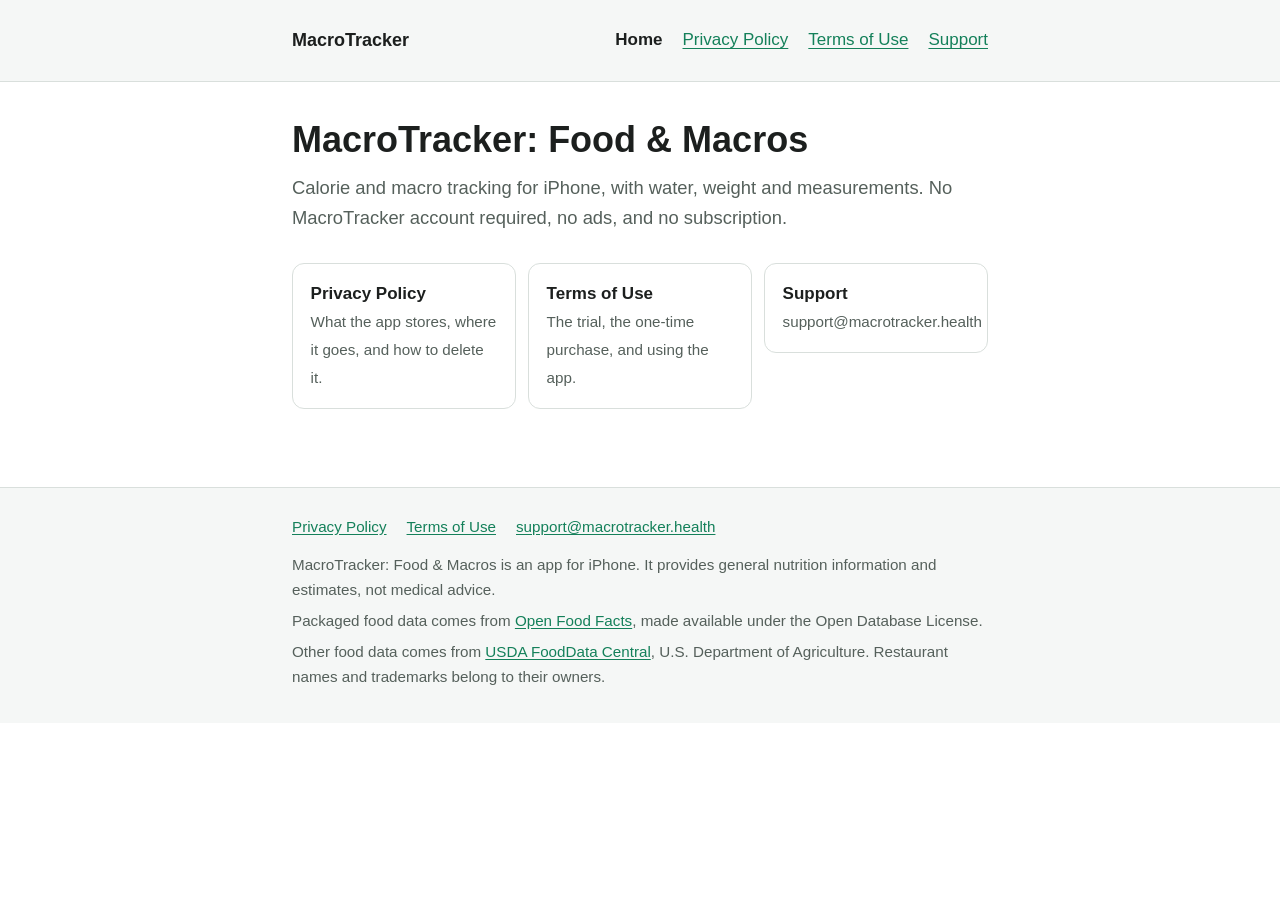
<file: index.html>
<!DOCTYPE html>
<html lang="en">
<head>
<meta charset="utf-8">
<meta name="viewport" content="width=device-width, initial-scale=1">
<title>MacroTracker: Food & Macros</title>
<meta name="description" content="MacroTracker is a calorie and macro tracking app for iPhone.">
<link rel="stylesheet" href="assets/site.css">
</head>
<body>
<a class="skip-link" href="#main">Skip to main content</a>
<header class="site-header">
  <div class="wrap">
    <a class="site-name" href="index.html">MacroTracker</a>
    <nav class="site-nav" aria-label="Site">
      <ul>
        <li><a href="index.html" aria-current="page">Home</a></li>
        <li><a href="privacy.html">Privacy Policy</a></li>
        <li><a href="terms.html">Terms of Use</a></li>
        <li><a href="mailto:support@macrotracker.health">Support</a></li>
      </ul>
    </nav>
  </div>
</header>
<main id="main">
<div class="wrap">

<h1>MacroTracker: Food &amp; Macros</h1>
<p class="lede">Calorie and macro tracking for iPhone, with water, weight and measurements. No MacroTracker account required, no ads, and no subscription.</p>
<ul class="home-links">
  <li><a href="privacy.html"><strong>Privacy Policy</strong><span>What the app stores, where it goes, and how to delete it.</span></a></li>
  <li><a href="terms.html"><strong>Terms of Use</strong><span>The trial, the one-time purchase, and using the app.</span></a></li>
  <li><a href="mailto:support@macrotracker.health"><strong>Support</strong><span>support@macrotracker.health</span></a></li>
</ul>

</div>
</main>
<footer class="site-footer">
  <div class="wrap">
    <nav aria-label="Footer">
      <ul>
        <li><a href="privacy.html">Privacy Policy</a></li>
        <li><a href="terms.html">Terms of Use</a></li>
        <li><a href="mailto:support@macrotracker.health">support@macrotracker.health</a></li>
      </ul>
    </nav>
    <p>MacroTracker: Food &amp; Macros is an app for iPhone. It provides general nutrition information and estimates, not medical advice.</p>
    <p>Packaged food data comes from <a href="https://world.openfoodfacts.org">Open Food Facts</a>, made available under the Open Database License.</p>
    <p>Other food data comes from <a href="https://fdc.nal.usda.gov">USDA FoodData Central</a>, U.S. Department of Agriculture. Restaurant names and trademarks belong to their owners.</p>
  </div>
</footer>
</body>
</html>
</file>
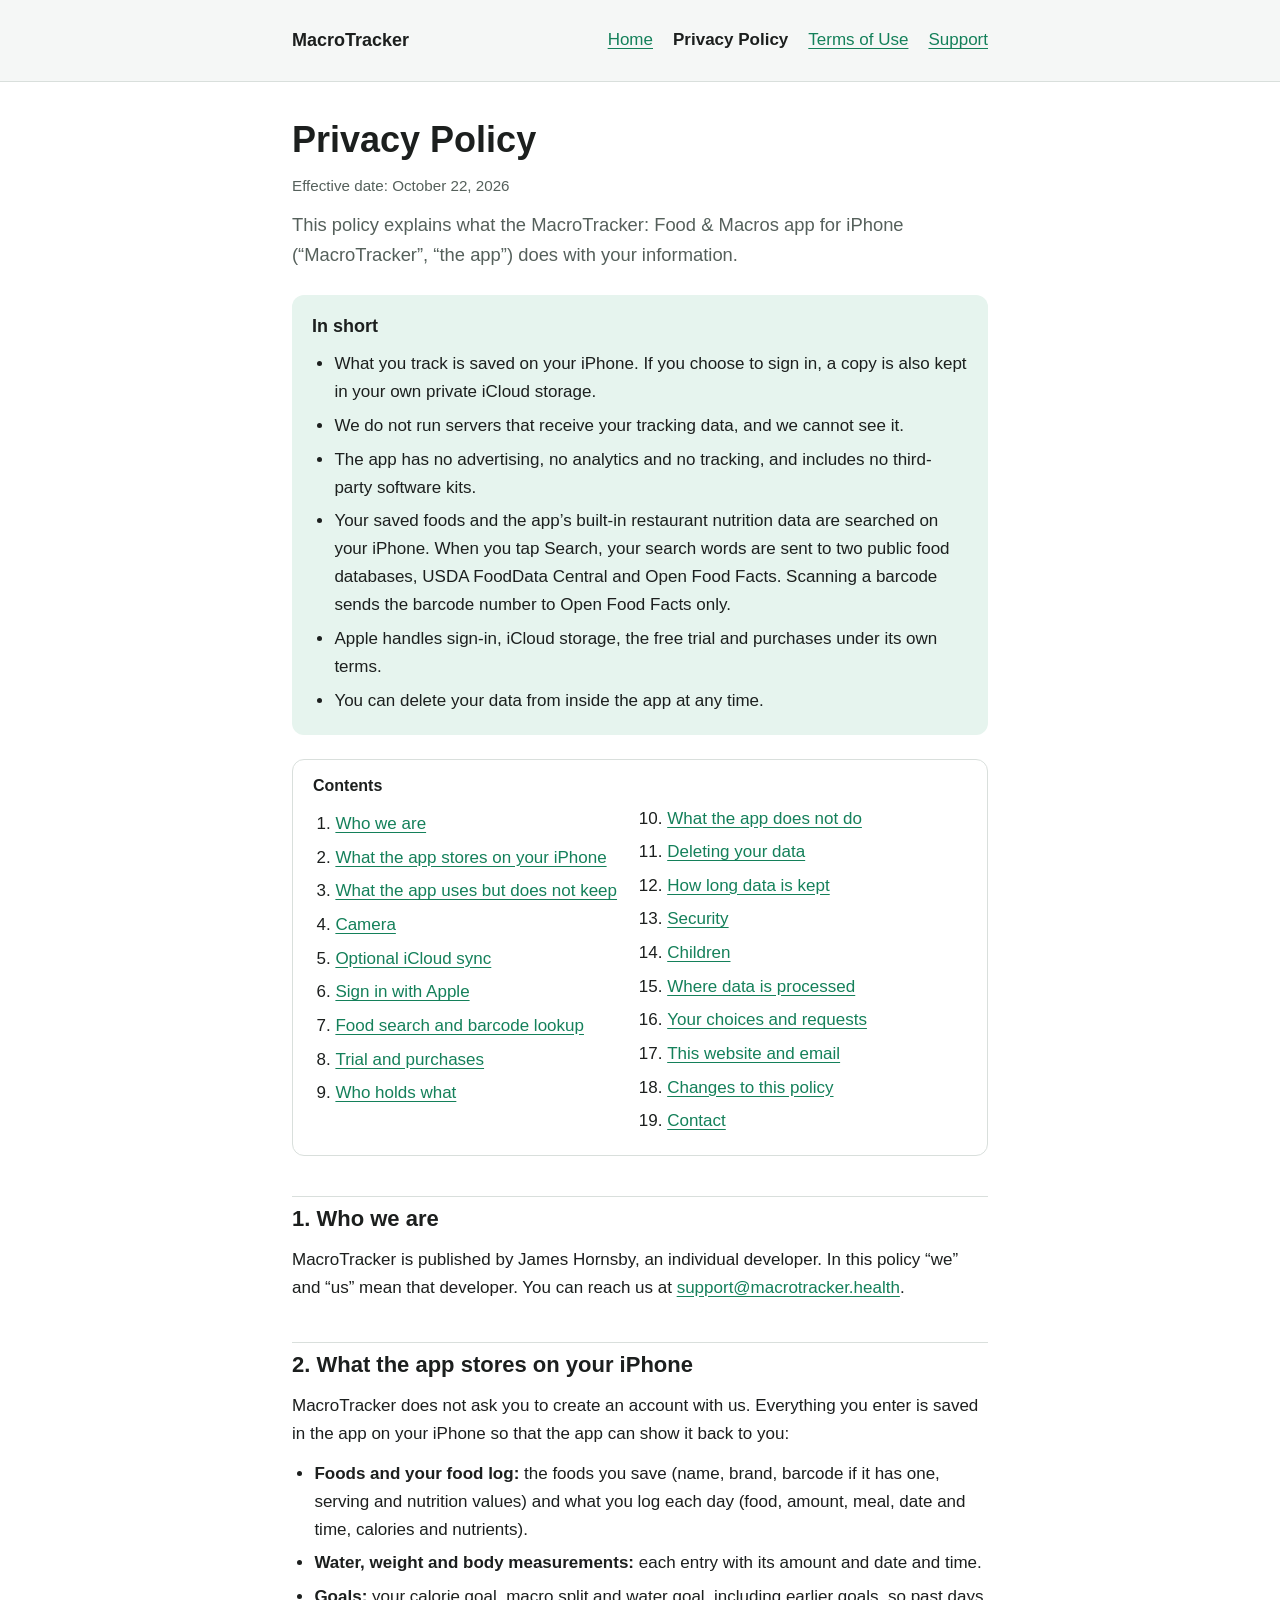
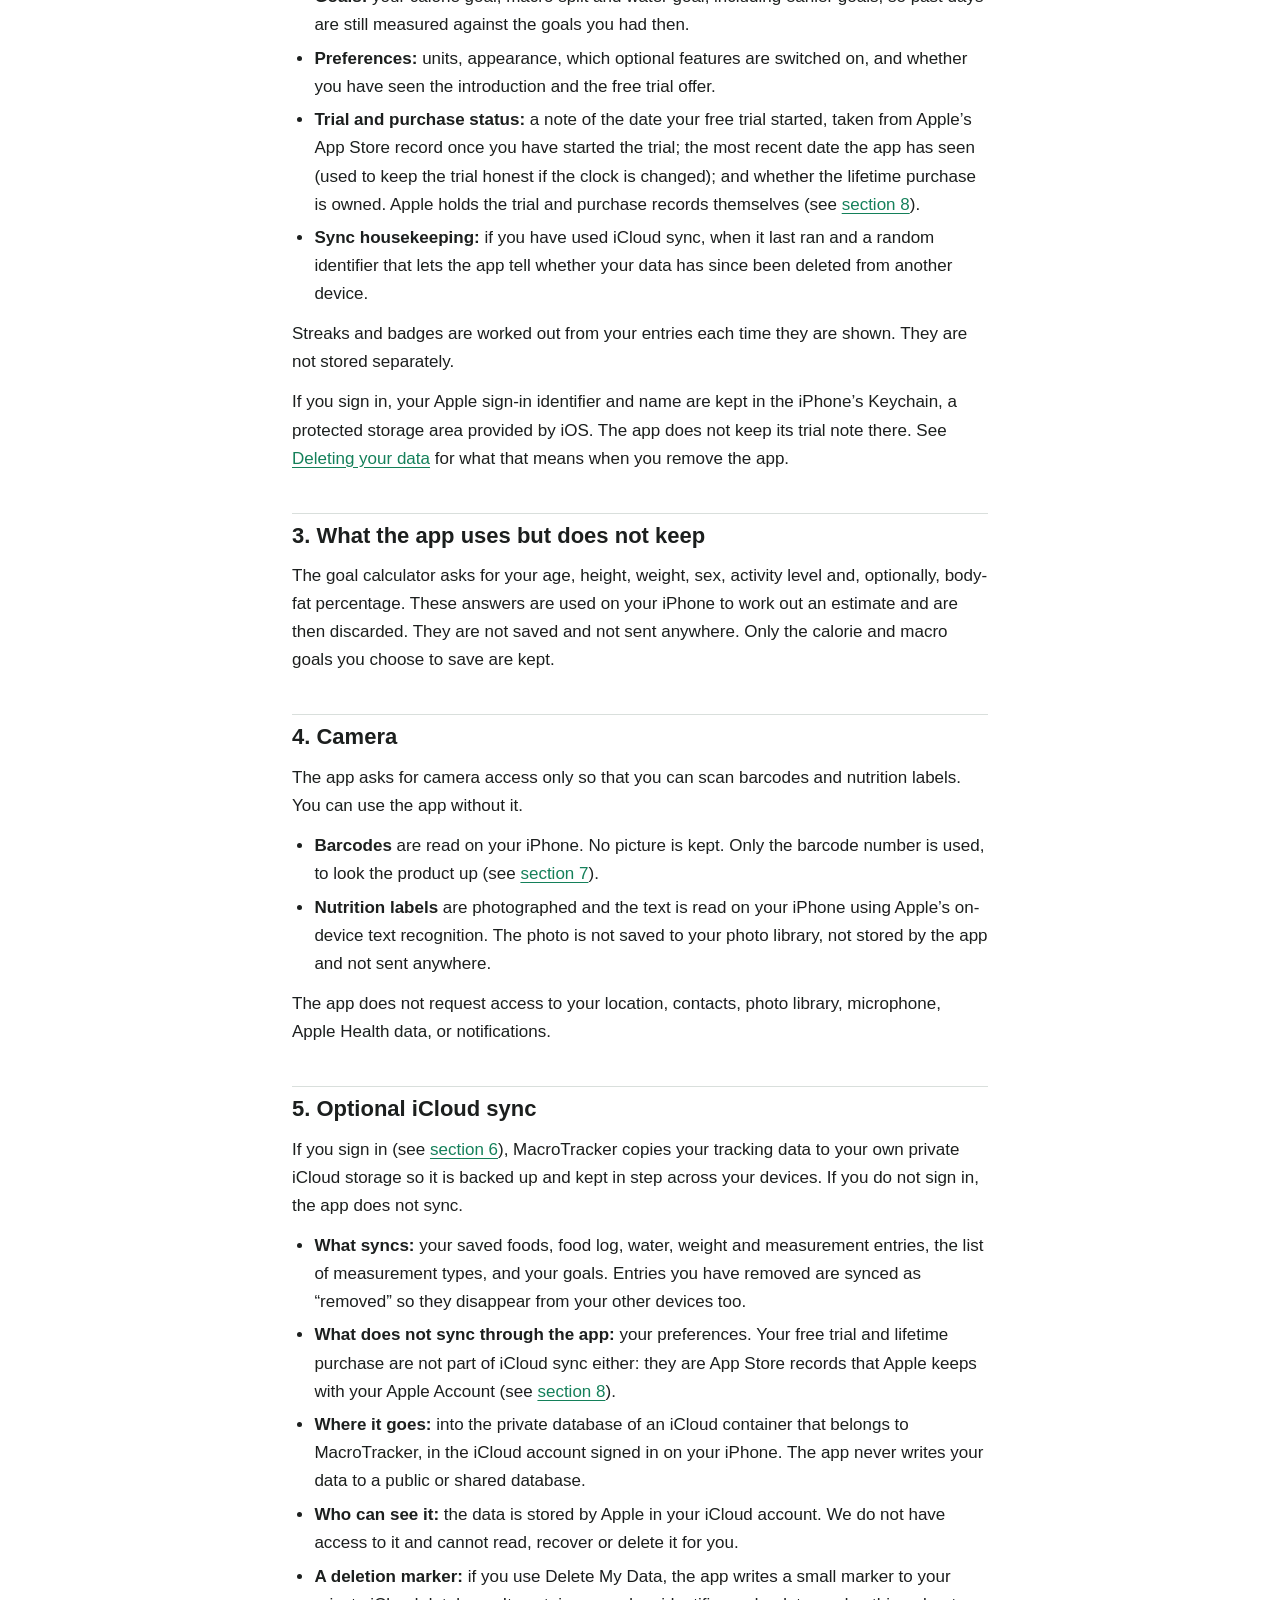
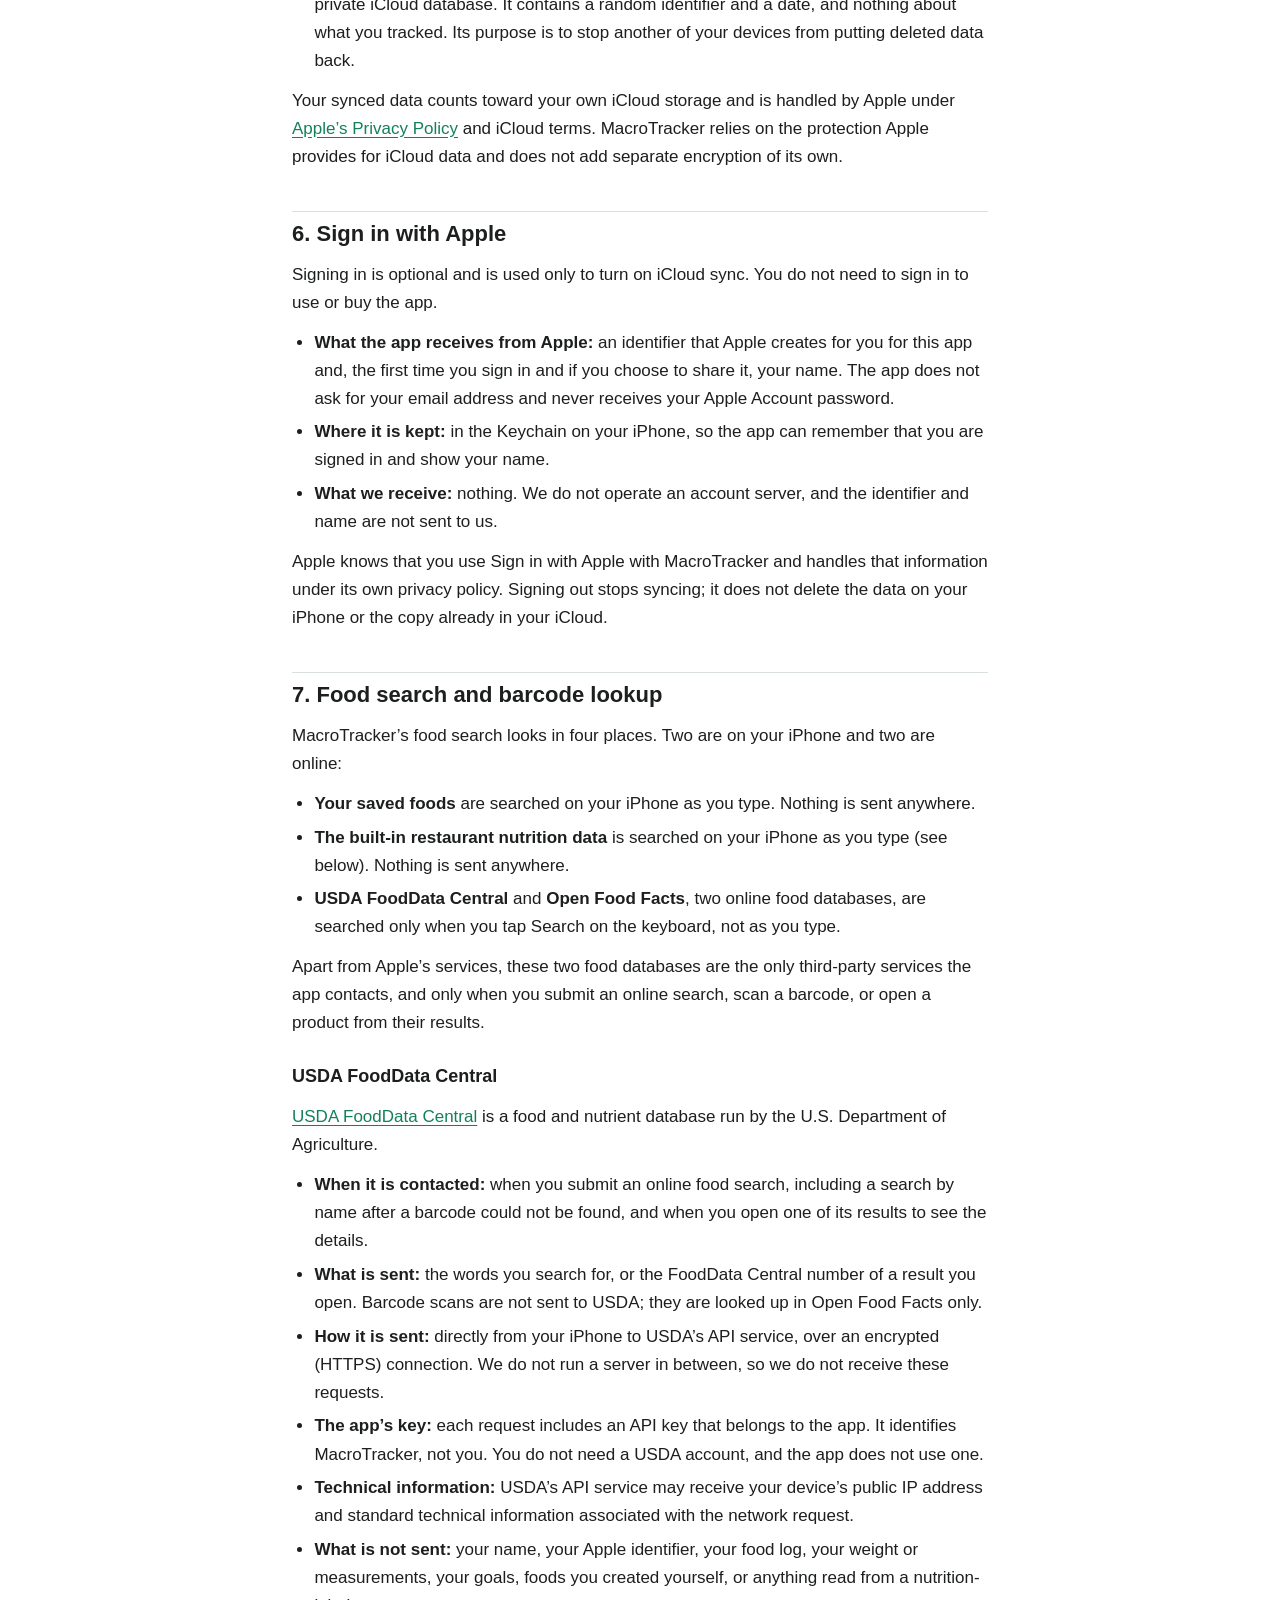
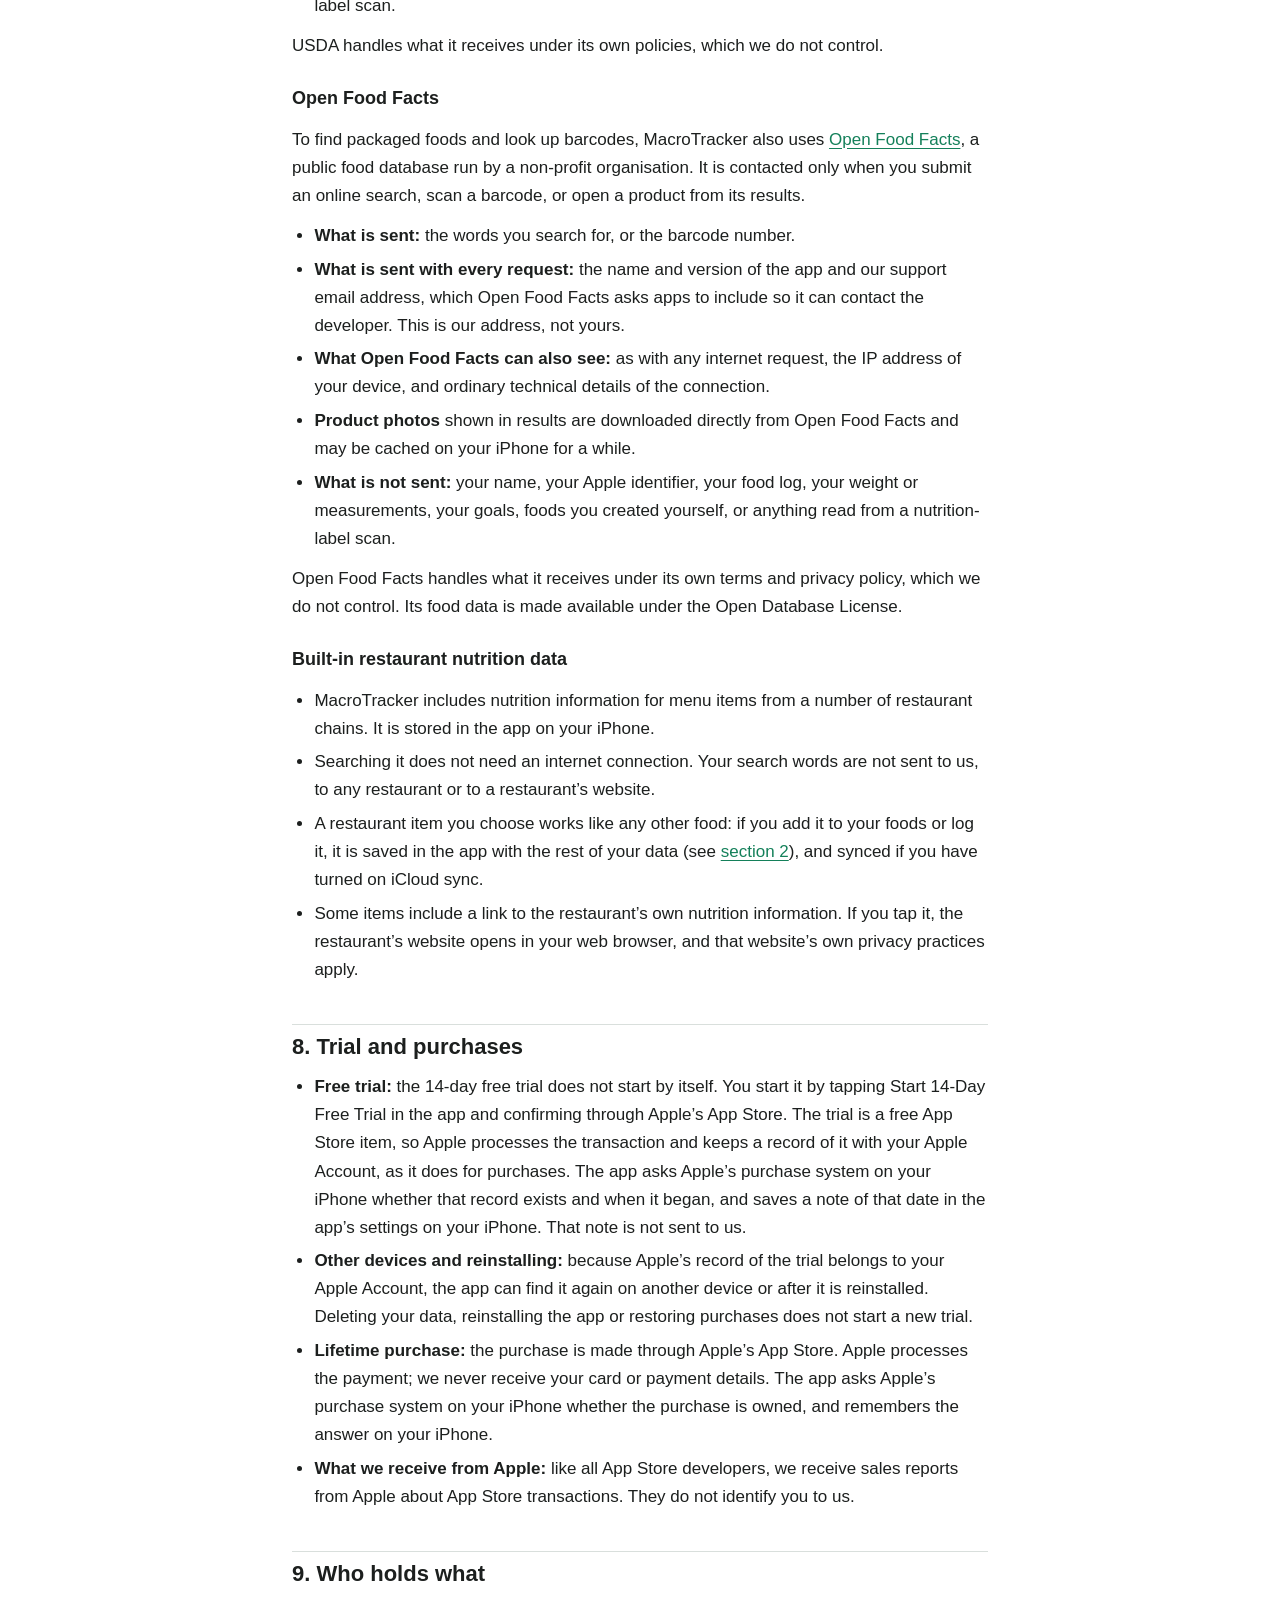
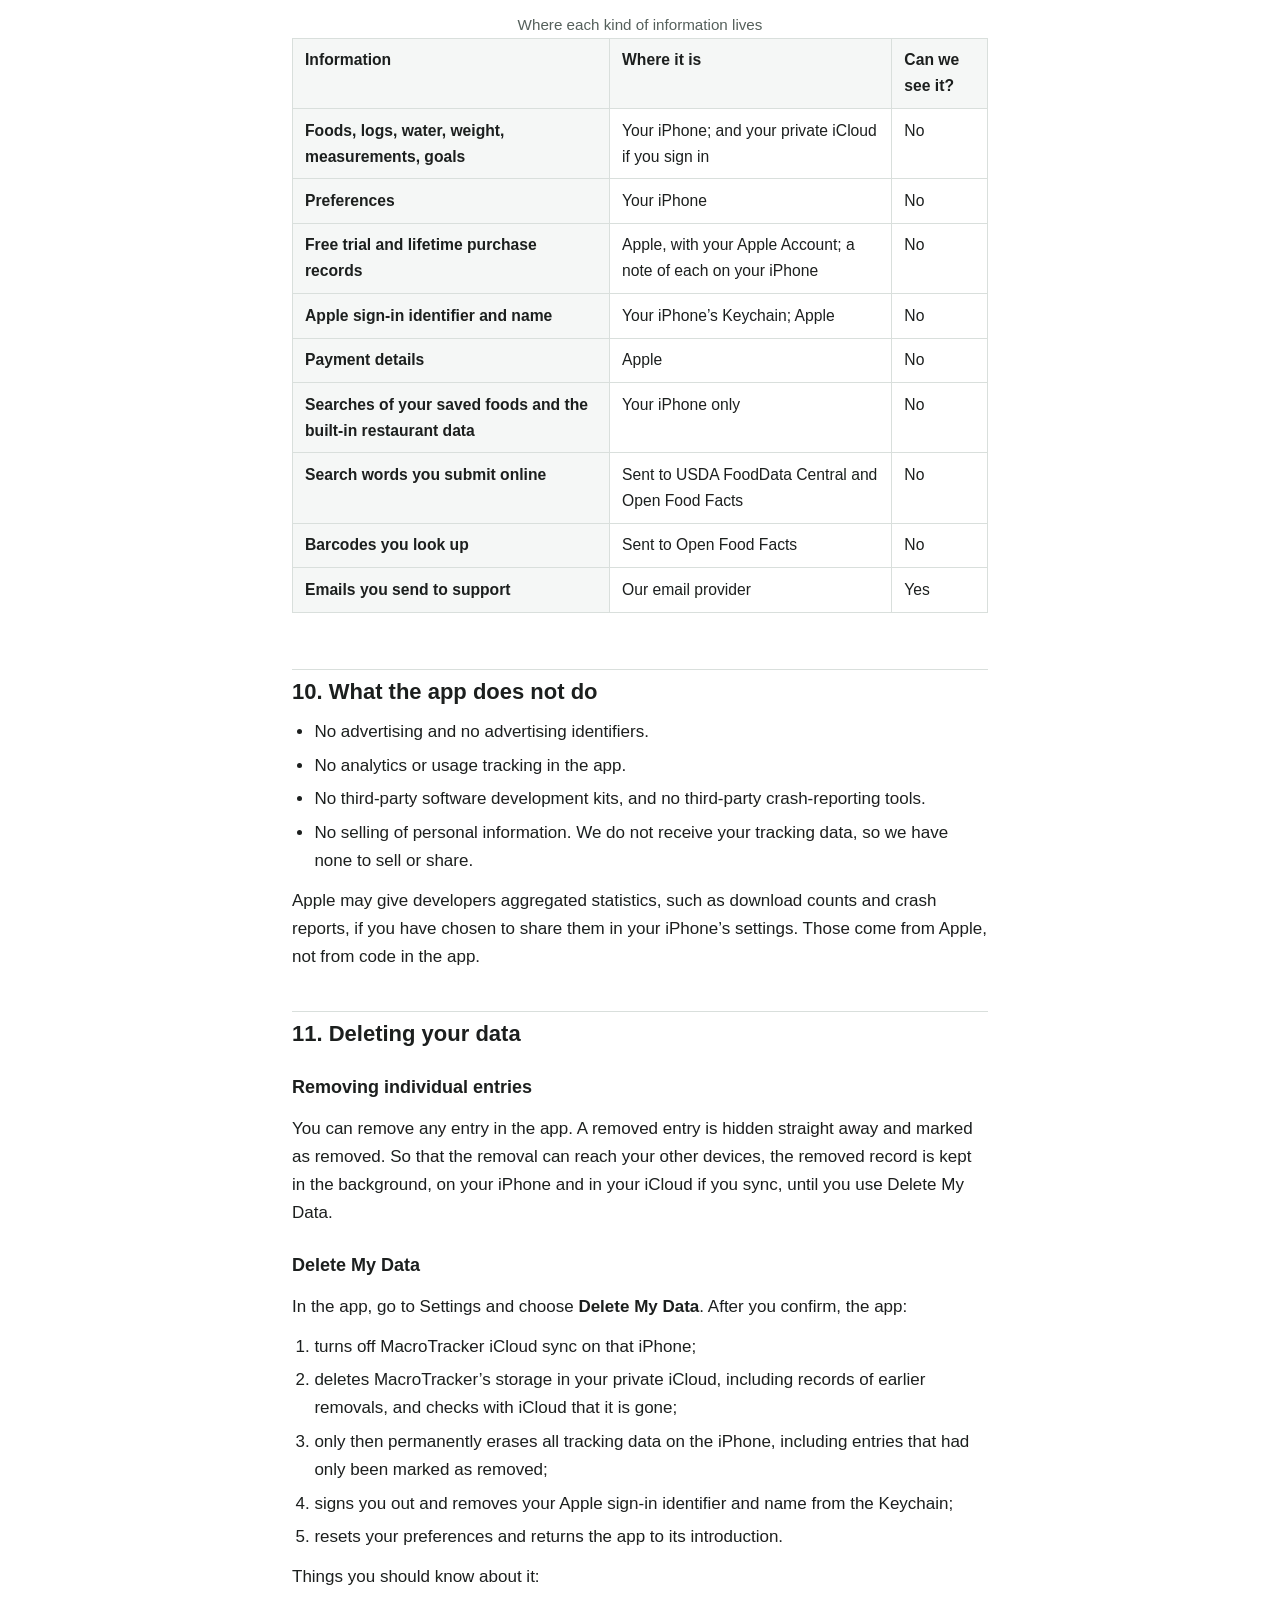
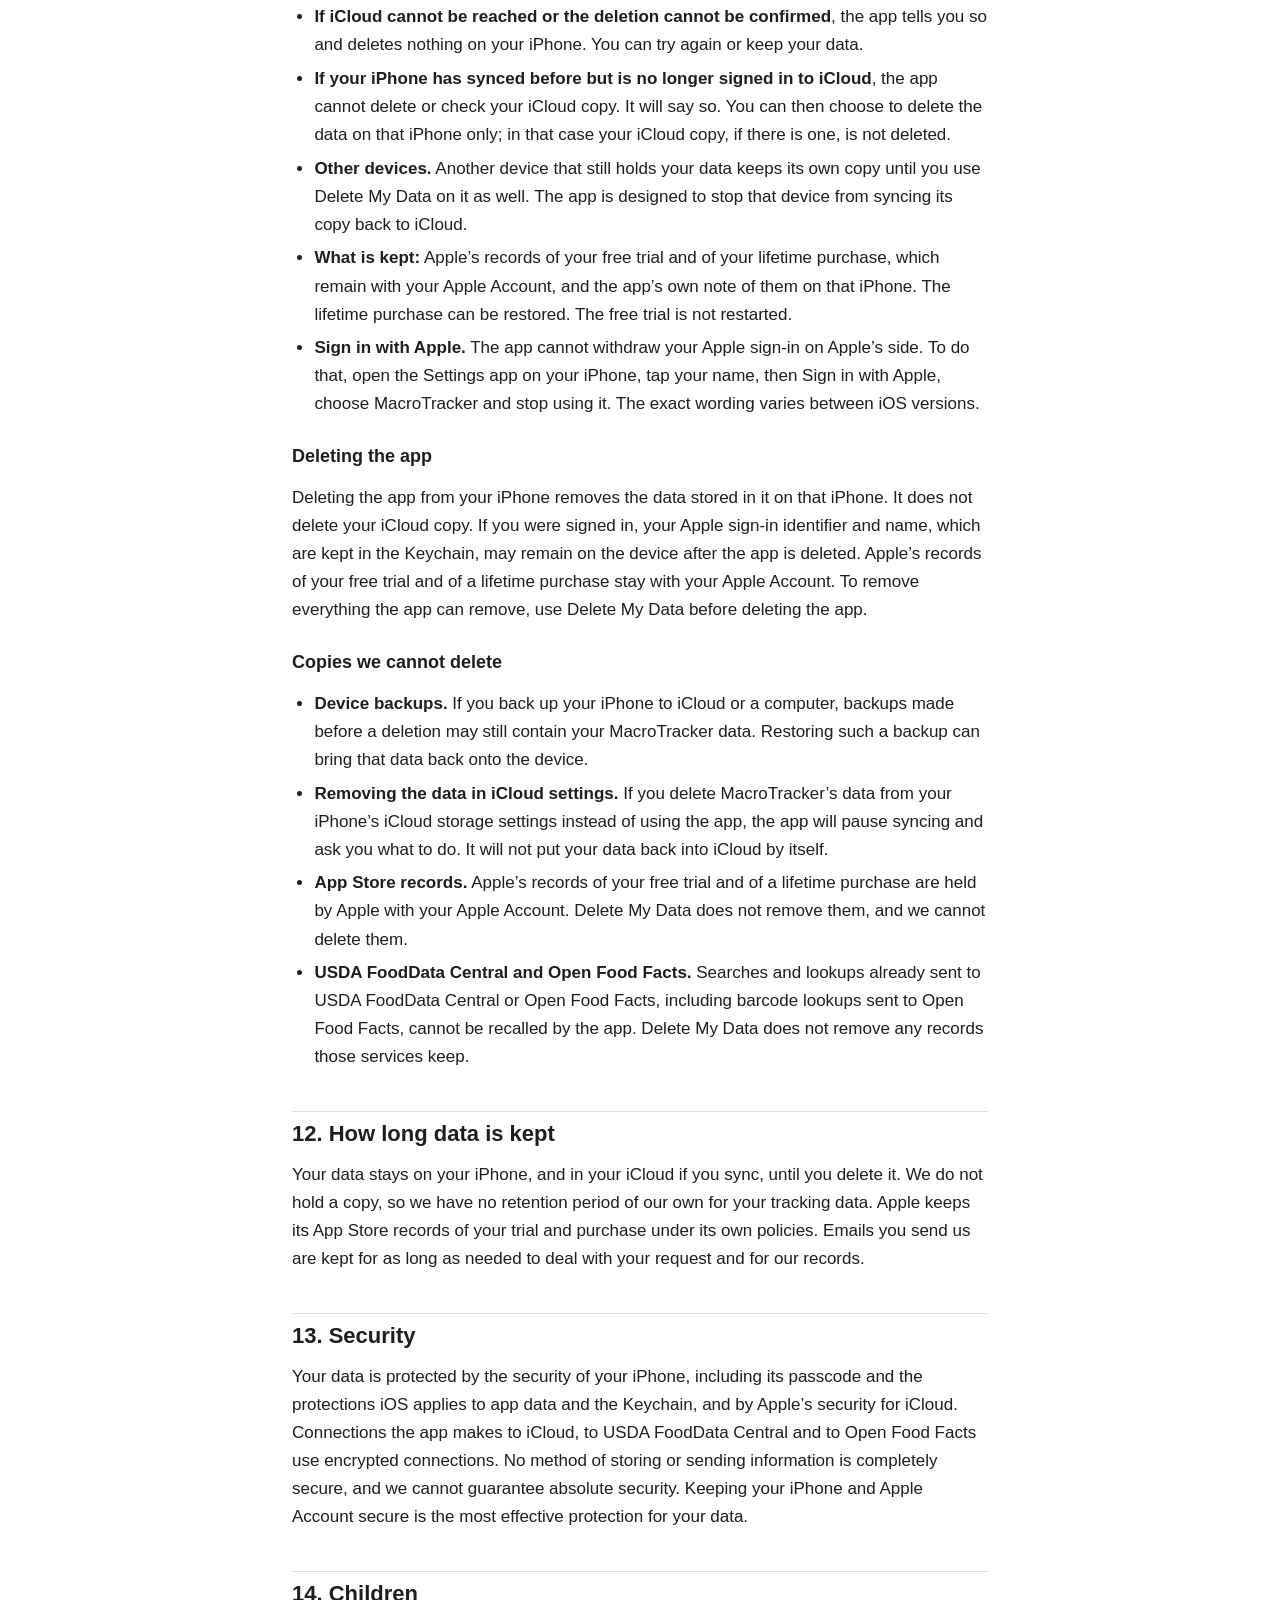
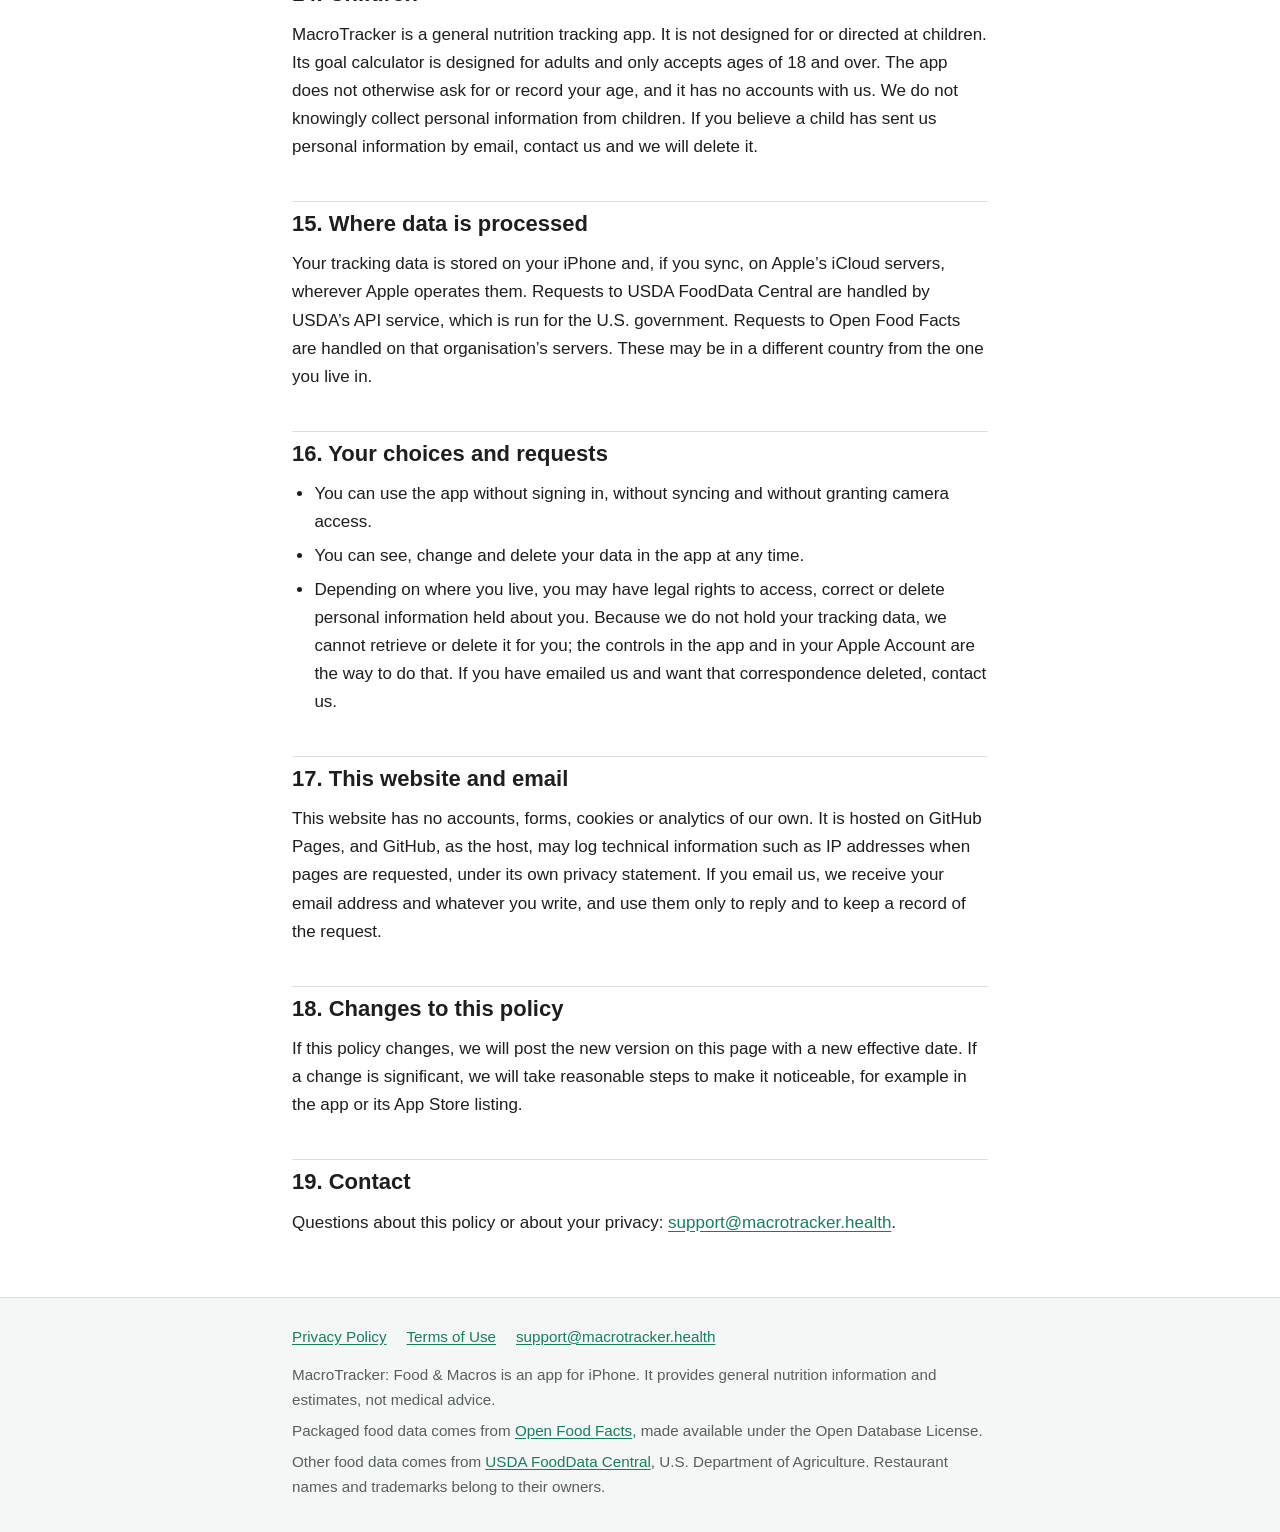
<file: privacy.html>
<!DOCTYPE html>
<html lang="en">
<head>
<meta charset="utf-8">
<meta name="viewport" content="width=device-width, initial-scale=1">
<title>Privacy Policy | MacroTracker</title>
<meta name="description" content="How MacroTracker: Food & Macros handles your information.">
<link rel="stylesheet" href="assets/site.css">
</head>
<body>
<a class="skip-link" href="#main">Skip to main content</a>
<header class="site-header">
  <div class="wrap">
    <a class="site-name" href="index.html">MacroTracker</a>
    <nav class="site-nav" aria-label="Site">
      <ul>
        <li><a href="index.html">Home</a></li>
        <li><a href="privacy.html" aria-current="page">Privacy Policy</a></li>
        <li><a href="terms.html">Terms of Use</a></li>
        <li><a href="mailto:support@macrotracker.health">Support</a></li>
      </ul>
    </nav>
  </div>
</header>
<main id="main">
<div class="wrap">
<h1>Privacy Policy</h1>
<p class="meta" id="effective-date">Effective date: October 22, 2026</p>
<p class="lede">This policy explains what the MacroTracker: Food &amp; Macros app for iPhone (&ldquo;MacroTracker&rdquo;, &ldquo;the app&rdquo;) does with your information.</p>

<section class="summary" aria-labelledby="summary">
<h2 id="summary">In short</h2>
<ul>
  <li>What you track is saved on your iPhone. If you choose to sign in, a copy is also kept in your own private iCloud storage.</li>
  <li>We do not run servers that receive your tracking data, and we cannot see it.</li>
  <li>The app has no advertising, no analytics and no tracking, and includes no third-party software kits.</li>
  <li>Your saved foods and the app&rsquo;s built-in restaurant nutrition data are searched on your iPhone. When you tap Search, your search words are sent to two public food databases, USDA FoodData Central and Open Food Facts. Scanning a barcode sends the barcode number to Open Food Facts only.</li>
  <li>Apple handles sign-in, iCloud storage, the free trial and purchases under its own terms.</li>
  <li>You can delete your data from inside the app at any time.</li>
</ul>
</section>

<nav class="toc" aria-labelledby="contents">
<h2 id="contents">Contents</h2>
<ol>
  <li><a href="#who">Who we are</a></li>
  <li><a href="#device">What the app stores on your iPhone</a></li>
  <li><a href="#notstored">What the app uses but does not keep</a></li>
  <li><a href="#camera">Camera</a></li>
  <li><a href="#icloud">Optional iCloud sync</a></li>
  <li><a href="#signin">Sign in with Apple</a></li>
  <li><a href="#off">Food search and barcode lookup</a></li>
  <li><a href="#purchases">Trial and purchases</a></li>
  <li><a href="#who-holds">Who holds what</a></li>
  <li><a href="#not">What the app does not do</a></li>
  <li><a href="#delete">Deleting your data</a></li>
  <li><a href="#retention">How long data is kept</a></li>
  <li><a href="#security">Security</a></li>
  <li><a href="#children">Children</a></li>
  <li><a href="#countries">Where data is processed</a></li>
  <li><a href="#rights">Your choices and requests</a></li>
  <li><a href="#website">This website and email</a></li>
  <li><a href="#changes">Changes to this policy</a></li>
  <li><a href="#contact">Contact</a></li>
</ol>
</nav>

<h2 id="who">1. Who we are</h2>
<p>MacroTracker is published by James Hornsby, an individual developer. In this policy &ldquo;we&rdquo; and &ldquo;us&rdquo; mean that developer. You can reach us at <a href="mailto:support@macrotracker.health">support@macrotracker.health</a>.</p>

<h2 id="device">2. What the app stores on your iPhone</h2>
<p>MacroTracker does not ask you to create an account with us. Everything you enter is saved in the app on your iPhone so that the app can show it back to you:</p>
<ul>
  <li><strong>Foods and your food log:</strong> the foods you save (name, brand, barcode if it has one, serving and nutrition values) and what you log each day (food, amount, meal, date and time, calories and nutrients).</li>
  <li><strong>Water, weight and body measurements:</strong> each entry with its amount and date and time.</li>
  <li><strong>Goals:</strong> your calorie goal, macro split and water goal, including earlier goals, so past days are still measured against the goals you had then.</li>
  <li><strong>Preferences:</strong> units, appearance, which optional features are switched on, and whether you have seen the introduction and the free trial offer.</li>
  <li><strong>Trial and purchase status:</strong> a note of the date your free trial started, taken from Apple&rsquo;s App Store record once you have started the trial; the most recent date the app has seen (used to keep the trial honest if the clock is changed); and whether the lifetime purchase is owned. Apple holds the trial and purchase records themselves (see <a href="#purchases">section 8</a>).</li>
  <li><strong>Sync housekeeping:</strong> if you have used iCloud sync, when it last ran and a random identifier that lets the app tell whether your data has since been deleted from another device.</li>
</ul>
<p>Streaks and badges are worked out from your entries each time they are shown. They are not stored separately.</p>
<p>If you sign in, your Apple sign-in identifier and name are kept in the iPhone&rsquo;s Keychain, a protected storage area provided by iOS. The app does not keep its trial note there. See <a href="#delete">Deleting your data</a> for what that means when you remove the app.</p>

<h2 id="notstored">3. What the app uses but does not keep</h2>
<p>The goal calculator asks for your age, height, weight, sex, activity level and, optionally, body-fat percentage. These answers are used on your iPhone to work out an estimate and are then discarded. They are not saved and not sent anywhere. Only the calorie and macro goals you choose to save are kept.</p>

<h2 id="camera">4. Camera</h2>
<p>The app asks for camera access only so that you can scan barcodes and nutrition labels. You can use the app without it.</p>
<ul>
  <li><strong>Barcodes</strong> are read on your iPhone. No picture is kept. Only the barcode number is used, to look the product up (see <a href="#off">section 7</a>).</li>
  <li><strong>Nutrition labels</strong> are photographed and the text is read on your iPhone using Apple&rsquo;s on-device text recognition. The photo is not saved to your photo library, not stored by the app and not sent anywhere.</li>
</ul>
<p>The app does not request access to your location, contacts, photo library, microphone, Apple Health data, or notifications.</p>

<h2 id="icloud">5. Optional iCloud sync</h2>
<p>If you sign in (see <a href="#signin">section 6</a>), MacroTracker copies your tracking data to your own private iCloud storage so it is backed up and kept in step across your devices. If you do not sign in, the app does not sync.</p>
<ul>
  <li><strong>What syncs:</strong> your saved foods, food log, water, weight and measurement entries, the list of measurement types, and your goals. Entries you have removed are synced as &ldquo;removed&rdquo; so they disappear from your other devices too.</li>
  <li><strong>What does not sync through the app:</strong> your preferences. Your free trial and lifetime purchase are not part of iCloud sync either: they are App Store records that Apple keeps with your Apple Account (see <a href="#purchases">section 8</a>).</li>
  <li><strong>Where it goes:</strong> into the private database of an iCloud container that belongs to MacroTracker, in the iCloud account signed in on your iPhone. The app never writes your data to a public or shared database.</li>
  <li><strong>Who can see it:</strong> the data is stored by Apple in your iCloud account. We do not have access to it and cannot read, recover or delete it for you.</li>
  <li><strong>A deletion marker:</strong> if you use Delete My Data, the app writes a small marker to your private iCloud database. It contains a random identifier and a date, and nothing about what you tracked. Its purpose is to stop another of your devices from putting deleted data back.</li>
</ul>
<p>Your synced data counts toward your own iCloud storage and is handled by Apple under <a href="https://www.apple.com/legal/privacy/">Apple&rsquo;s Privacy Policy</a> and iCloud terms. MacroTracker relies on the protection Apple provides for iCloud data and does not add separate encryption of its own.</p>

<h2 id="signin">6. Sign in with Apple</h2>
<p>Signing in is optional and is used only to turn on iCloud sync. You do not need to sign in to use or buy the app.</p>
<ul>
  <li><strong>What the app receives from Apple:</strong> an identifier that Apple creates for you for this app and, the first time you sign in and if you choose to share it, your name. The app does not ask for your email address and never receives your Apple Account password.</li>
  <li><strong>Where it is kept:</strong> in the Keychain on your iPhone, so the app can remember that you are signed in and show your name.</li>
  <li><strong>What we receive:</strong> nothing. We do not operate an account server, and the identifier and name are not sent to us.</li>
</ul>
<p>Apple knows that you use Sign in with Apple with MacroTracker and handles that information under its own privacy policy. Signing out stops syncing; it does not delete the data on your iPhone or the copy already in your iCloud.</p>

<h2 id="off">7. Food search and barcode lookup</h2>
<p>MacroTracker&rsquo;s food search looks in four places. Two are on your iPhone and two are online:</p>
<ul>
  <li><strong>Your saved foods</strong> are searched on your iPhone as you type. Nothing is sent anywhere.</li>
  <li><strong>The built-in restaurant nutrition data</strong> is searched on your iPhone as you type (see below). Nothing is sent anywhere.</li>
  <li><strong>USDA FoodData Central</strong> and <strong>Open Food Facts</strong>, two online food databases, are searched only when you tap Search on the keyboard, not as you type.</li>
</ul>
<p>Apart from Apple&rsquo;s services, these two food databases are the only third-party services the app contacts, and only when you submit an online search, scan a barcode, or open a product from their results.</p>

<h3>USDA FoodData Central</h3>
<p><a href="https://fdc.nal.usda.gov">USDA FoodData Central</a> is a food and nutrient database run by the U.S. Department of Agriculture.</p>
<ul>
  <li><strong>When it is contacted:</strong> when you submit an online food search, including a search by name after a barcode could not be found, and when you open one of its results to see the details.</li>
  <li><strong>What is sent:</strong> the words you search for, or the FoodData Central number of a result you open. Barcode scans are not sent to USDA; they are looked up in Open Food Facts only.</li>
  <li><strong>How it is sent:</strong> directly from your iPhone to USDA&rsquo;s API service, over an encrypted (HTTPS) connection. We do not run a server in between, so we do not receive these requests.</li>
  <li><strong>The app&rsquo;s key:</strong> each request includes an API key that belongs to the app. It identifies MacroTracker, not you. You do not need a USDA account, and the app does not use one.</li>
  <li><strong>Technical information:</strong> USDA&rsquo;s API service may receive your device&rsquo;s public IP address and standard technical information associated with the network request.</li>
  <li><strong>What is not sent:</strong> your name, your Apple identifier, your food log, your weight or measurements, your goals, foods you created yourself, or anything read from a nutrition-label scan.</li>
</ul>
<p>USDA handles what it receives under its own policies, which we do not control.</p>

<h3>Open Food Facts</h3>
<p>To find packaged foods and look up barcodes, MacroTracker also uses <a href="https://world.openfoodfacts.org">Open Food Facts</a>, a public food database run by a non-profit organisation. It is contacted only when you submit an online search, scan a barcode, or open a product from its results.</p>
<ul>
  <li><strong>What is sent:</strong> the words you search for, or the barcode number.</li>
  <li><strong>What is sent with every request:</strong> the name and version of the app and our support email address, which Open Food Facts asks apps to include so it can contact the developer. This is our address, not yours.</li>
  <li><strong>What Open Food Facts can also see:</strong> as with any internet request, the IP address of your device, and ordinary technical details of the connection.</li>
  <li><strong>Product photos</strong> shown in results are downloaded directly from Open Food Facts and may be cached on your iPhone for a while.</li>
  <li><strong>What is not sent:</strong> your name, your Apple identifier, your food log, your weight or measurements, your goals, foods you created yourself, or anything read from a nutrition-label scan.</li>
</ul>
<p>Open Food Facts handles what it receives under its own terms and privacy policy, which we do not control. Its food data is made available under the Open Database License.</p>

<h3>Built-in restaurant nutrition data</h3>
<ul>
  <li>MacroTracker includes nutrition information for menu items from a number of restaurant chains. It is stored in the app on your iPhone.</li>
  <li>Searching it does not need an internet connection. Your search words are not sent to us, to any restaurant or to a restaurant&rsquo;s website.</li>
  <li>A restaurant item you choose works like any other food: if you add it to your foods or log it, it is saved in the app with the rest of your data (see <a href="#device">section 2</a>), and synced if you have turned on iCloud sync.</li>
  <li>Some items include a link to the restaurant&rsquo;s own nutrition information. If you tap it, the restaurant&rsquo;s website opens in your web browser, and that website&rsquo;s own privacy practices apply.</li>
</ul>

<h2 id="purchases">8. Trial and purchases</h2>
<ul>
  <li><strong>Free trial:</strong> the 14-day free trial does not start by itself. You start it by tapping Start 14-Day Free Trial in the app and confirming through Apple&rsquo;s App Store. The trial is a free App Store item, so Apple processes the transaction and keeps a record of it with your Apple Account, as it does for purchases. The app asks Apple&rsquo;s purchase system on your iPhone whether that record exists and when it began, and saves a note of that date in the app&rsquo;s settings on your iPhone. That note is not sent to us.</li>
  <li><strong>Other devices and reinstalling:</strong> because Apple&rsquo;s record of the trial belongs to your Apple Account, the app can find it again on another device or after it is reinstalled. Deleting your data, reinstalling the app or restoring purchases does not start a new trial.</li>
  <li><strong>Lifetime purchase:</strong> the purchase is made through Apple&rsquo;s App Store. Apple processes the payment; we never receive your card or payment details. The app asks Apple&rsquo;s purchase system on your iPhone whether the purchase is owned, and remembers the answer on your iPhone.</li>
  <li><strong>What we receive from Apple:</strong> like all App Store developers, we receive sales reports from Apple about App Store transactions. They do not identify you to us.</li>
</ul>

<h2 id="who-holds">9. Who holds what</h2>
<div class="table-scroll">
<table>
<caption class="meta">Where each kind of information lives</caption>
<thead><tr><th scope="col">Information</th><th scope="col">Where it is</th><th scope="col">Can we see it?</th></tr></thead>
<tbody>
<tr><th scope="row">Foods, logs, water, weight, measurements, goals</th><td>Your iPhone; and your private iCloud if you sign in</td><td>No</td></tr>
<tr><th scope="row">Preferences</th><td>Your iPhone</td><td>No</td></tr>
<tr><th scope="row">Free trial and lifetime purchase records</th><td>Apple, with your Apple Account; a note of each on your iPhone</td><td>No</td></tr>
<tr><th scope="row">Apple sign-in identifier and name</th><td>Your iPhone&rsquo;s Keychain; Apple</td><td>No</td></tr>
<tr><th scope="row">Payment details</th><td>Apple</td><td>No</td></tr>
<tr><th scope="row">Searches of your saved foods and the built-in restaurant data</th><td>Your iPhone only</td><td>No</td></tr>
<tr><th scope="row">Search words you submit online</th><td>Sent to USDA FoodData Central and Open Food Facts</td><td>No</td></tr>
<tr><th scope="row">Barcodes you look up</th><td>Sent to Open Food Facts</td><td>No</td></tr>
<tr><th scope="row">Emails you send to support</th><td>Our email provider</td><td>Yes</td></tr>
</tbody>
</table>
</div>

<h2 id="not">10. What the app does not do</h2>
<ul>
  <li>No advertising and no advertising identifiers.</li>
  <li>No analytics or usage tracking in the app.</li>
  <li>No third-party software development kits, and no third-party crash-reporting tools.</li>
  <li>No selling of personal information. We do not receive your tracking data, so we have none to sell or share.</li>
</ul>
<p>Apple may give developers aggregated statistics, such as download counts and crash reports, if you have chosen to share them in your iPhone&rsquo;s settings. Those come from Apple, not from code in the app.</p>

<h2 id="delete">11. Deleting your data</h2>
<h3>Removing individual entries</h3>
<p>You can remove any entry in the app. A removed entry is hidden straight away and marked as removed. So that the removal can reach your other devices, the removed record is kept in the background, on your iPhone and in your iCloud if you sync, until you use Delete My Data.</p>

<h3>Delete My Data</h3>
<p>In the app, go to Settings and choose <strong>Delete My Data</strong>. After you confirm, the app:</p>
<ol>
  <li>turns off MacroTracker iCloud sync on that iPhone;</li>
  <li>deletes MacroTracker&rsquo;s storage in your private iCloud, including records of earlier removals, and checks with iCloud that it is gone;</li>
  <li>only then permanently erases all tracking data on the iPhone, including entries that had only been marked as removed;</li>
  <li>signs you out and removes your Apple sign-in identifier and name from the Keychain;</li>
  <li>resets your preferences and returns the app to its introduction.</li>
</ol>
<p>Things you should know about it:</p>
<ul>
  <li><strong>If iCloud cannot be reached or the deletion cannot be confirmed</strong>, the app tells you so and deletes nothing on your iPhone. You can try again or keep your data.</li>
  <li><strong>If your iPhone has synced before but is no longer signed in to iCloud</strong>, the app cannot delete or check your iCloud copy. It will say so. You can then choose to delete the data on that iPhone only; in that case your iCloud copy, if there is one, is not deleted.</li>
  <li><strong>Other devices.</strong> Another device that still holds your data keeps its own copy until you use Delete My Data on it as well. The app is designed to stop that device from syncing its copy back to iCloud.</li>
  <li><strong>What is kept:</strong> Apple&rsquo;s records of your free trial and of your lifetime purchase, which remain with your Apple Account, and the app&rsquo;s own note of them on that iPhone. The lifetime purchase can be restored. The free trial is not restarted.</li>
  <li><strong>Sign in with Apple.</strong> The app cannot withdraw your Apple sign-in on Apple&rsquo;s side. To do that, open the Settings app on your iPhone, tap your name, then Sign in with Apple, choose MacroTracker and stop using it. The exact wording varies between iOS versions.</li>
</ul>

<h3>Deleting the app</h3>
<p>Deleting the app from your iPhone removes the data stored in it on that iPhone. It does not delete your iCloud copy. If you were signed in, your Apple sign-in identifier and name, which are kept in the Keychain, may remain on the device after the app is deleted. Apple&rsquo;s records of your free trial and of a lifetime purchase stay with your Apple Account. To remove everything the app can remove, use Delete My Data before deleting the app.</p>

<h3>Copies we cannot delete</h3>
<ul>
  <li><strong>Device backups.</strong> If you back up your iPhone to iCloud or a computer, backups made before a deletion may still contain your MacroTracker data. Restoring such a backup can bring that data back onto the device.</li>
  <li><strong>Removing the data in iCloud settings.</strong> If you delete MacroTracker&rsquo;s data from your iPhone&rsquo;s iCloud storage settings instead of using the app, the app will pause syncing and ask you what to do. It will not put your data back into iCloud by itself.</li>
  <li><strong>App Store records.</strong> Apple&rsquo;s records of your free trial and of a lifetime purchase are held by Apple with your Apple Account. Delete My Data does not remove them, and we cannot delete them.</li>
  <li><strong>USDA FoodData Central and Open Food Facts.</strong> Searches and lookups already sent to USDA FoodData Central or Open Food Facts, including barcode lookups sent to Open Food Facts, cannot be recalled by the app. Delete My Data does not remove any records those services keep.</li>
</ul>

<h2 id="retention">12. How long data is kept</h2>
<p>Your data stays on your iPhone, and in your iCloud if you sync, until you delete it. We do not hold a copy, so we have no retention period of our own for your tracking data. Apple keeps its App Store records of your trial and purchase under its own policies. Emails you send us are kept for as long as needed to deal with your request and for our records.</p>

<h2 id="security">13. Security</h2>
<p>Your data is protected by the security of your iPhone, including its passcode and the protections iOS applies to app data and the Keychain, and by Apple&rsquo;s security for iCloud. Connections the app makes to iCloud, to USDA FoodData Central and to Open Food Facts use encrypted connections. No method of storing or sending information is completely secure, and we cannot guarantee absolute security. Keeping your iPhone and Apple Account secure is the most effective protection for your data.</p>

<h2 id="children">14. Children</h2>
<p>MacroTracker is a general nutrition tracking app. It is not designed for or directed at children. Its goal calculator is designed for adults and only accepts ages of 18 and over. The app does not otherwise ask for or record your age, and it has no accounts with us. We do not knowingly collect personal information from children. If you believe a child has sent us personal information by email, contact us and we will delete it.</p>

<h2 id="countries">15. Where data is processed</h2>
<p>Your tracking data is stored on your iPhone and, if you sync, on Apple&rsquo;s iCloud servers, wherever Apple operates them. Requests to USDA FoodData Central are handled by USDA&rsquo;s API service, which is run for the U.S. government. Requests to Open Food Facts are handled on that organisation&rsquo;s servers. These may be in a different country from the one you live in.</p>

<h2 id="rights">16. Your choices and requests</h2>
<ul>
  <li>You can use the app without signing in, without syncing and without granting camera access.</li>
  <li>You can see, change and delete your data in the app at any time.</li>
  <li>Depending on where you live, you may have legal rights to access, correct or delete personal information held about you. Because we do not hold your tracking data, we cannot retrieve or delete it for you; the controls in the app and in your Apple Account are the way to do that. If you have emailed us and want that correspondence deleted, contact us.</li>
</ul>

<h2 id="website">17. This website and email</h2>
<p>This website has no accounts, forms, cookies or analytics of our own. It is hosted on GitHub Pages, and GitHub, as the host, may log technical information such as IP addresses when pages are requested, under its own privacy statement. If you email us, we receive your email address and whatever you write, and use them only to reply and to keep a record of the request.</p>

<h2 id="changes">18. Changes to this policy</h2>
<p>If this policy changes, we will post the new version on this page with a new effective date. If a change is significant, we will take reasonable steps to make it noticeable, for example in the app or its App Store listing.</p>

<h2 id="contact">19. Contact</h2>
<p>Questions about this policy or about your privacy: <a href="mailto:support@macrotracker.health">support@macrotracker.health</a>.</p>

</div>
</main>
<footer class="site-footer">
  <div class="wrap">
    <nav aria-label="Footer">
      <ul>
        <li><a href="privacy.html">Privacy Policy</a></li>
        <li><a href="terms.html">Terms of Use</a></li>
        <li><a href="mailto:support@macrotracker.health">support@macrotracker.health</a></li>
      </ul>
    </nav>
    <p>MacroTracker: Food &amp; Macros is an app for iPhone. It provides general nutrition information and estimates, not medical advice.</p>
    <p>Packaged food data comes from <a href="https://world.openfoodfacts.org">Open Food Facts</a>, made available under the Open Database License.</p>
    <p>Other food data comes from <a href="https://fdc.nal.usda.gov">USDA FoodData Central</a>, U.S. Department of Agriculture. Restaurant names and trademarks belong to their owners.</p>
  </div>
</footer>
</body>
</html>
</file>
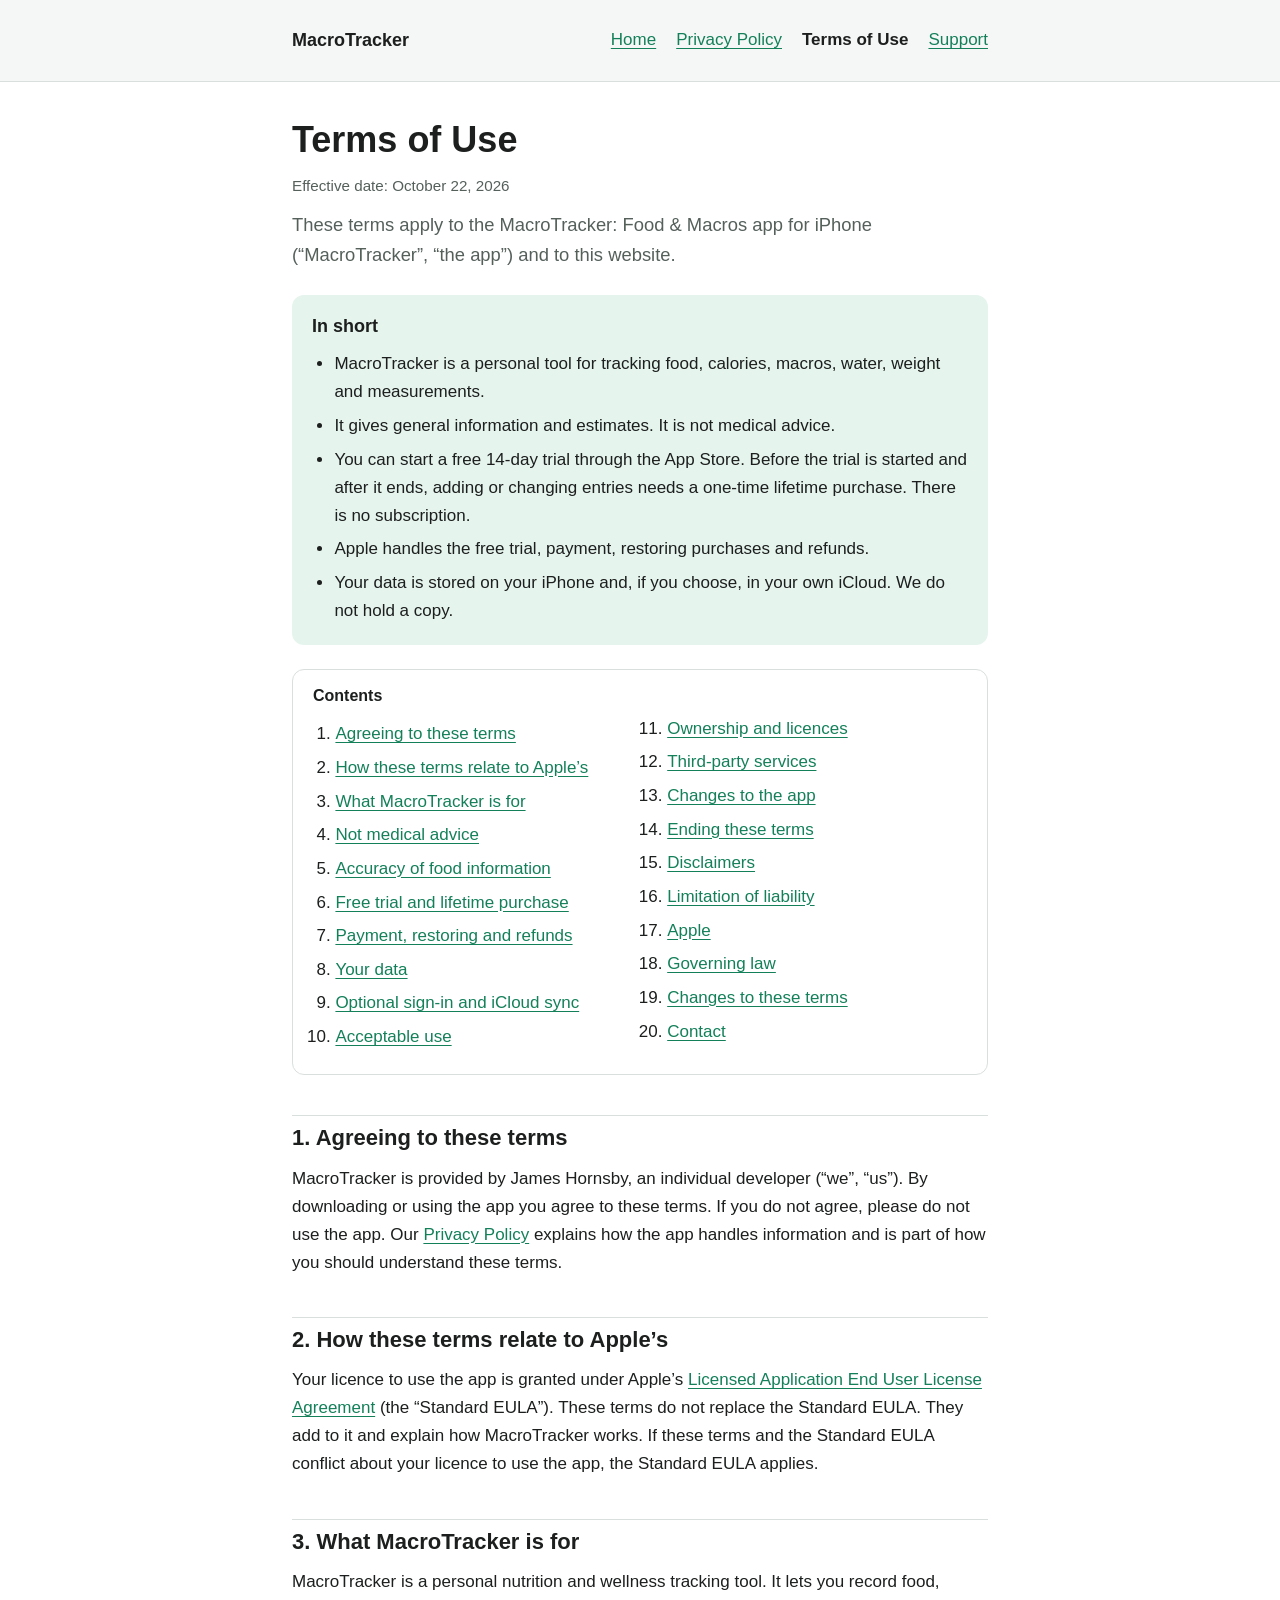
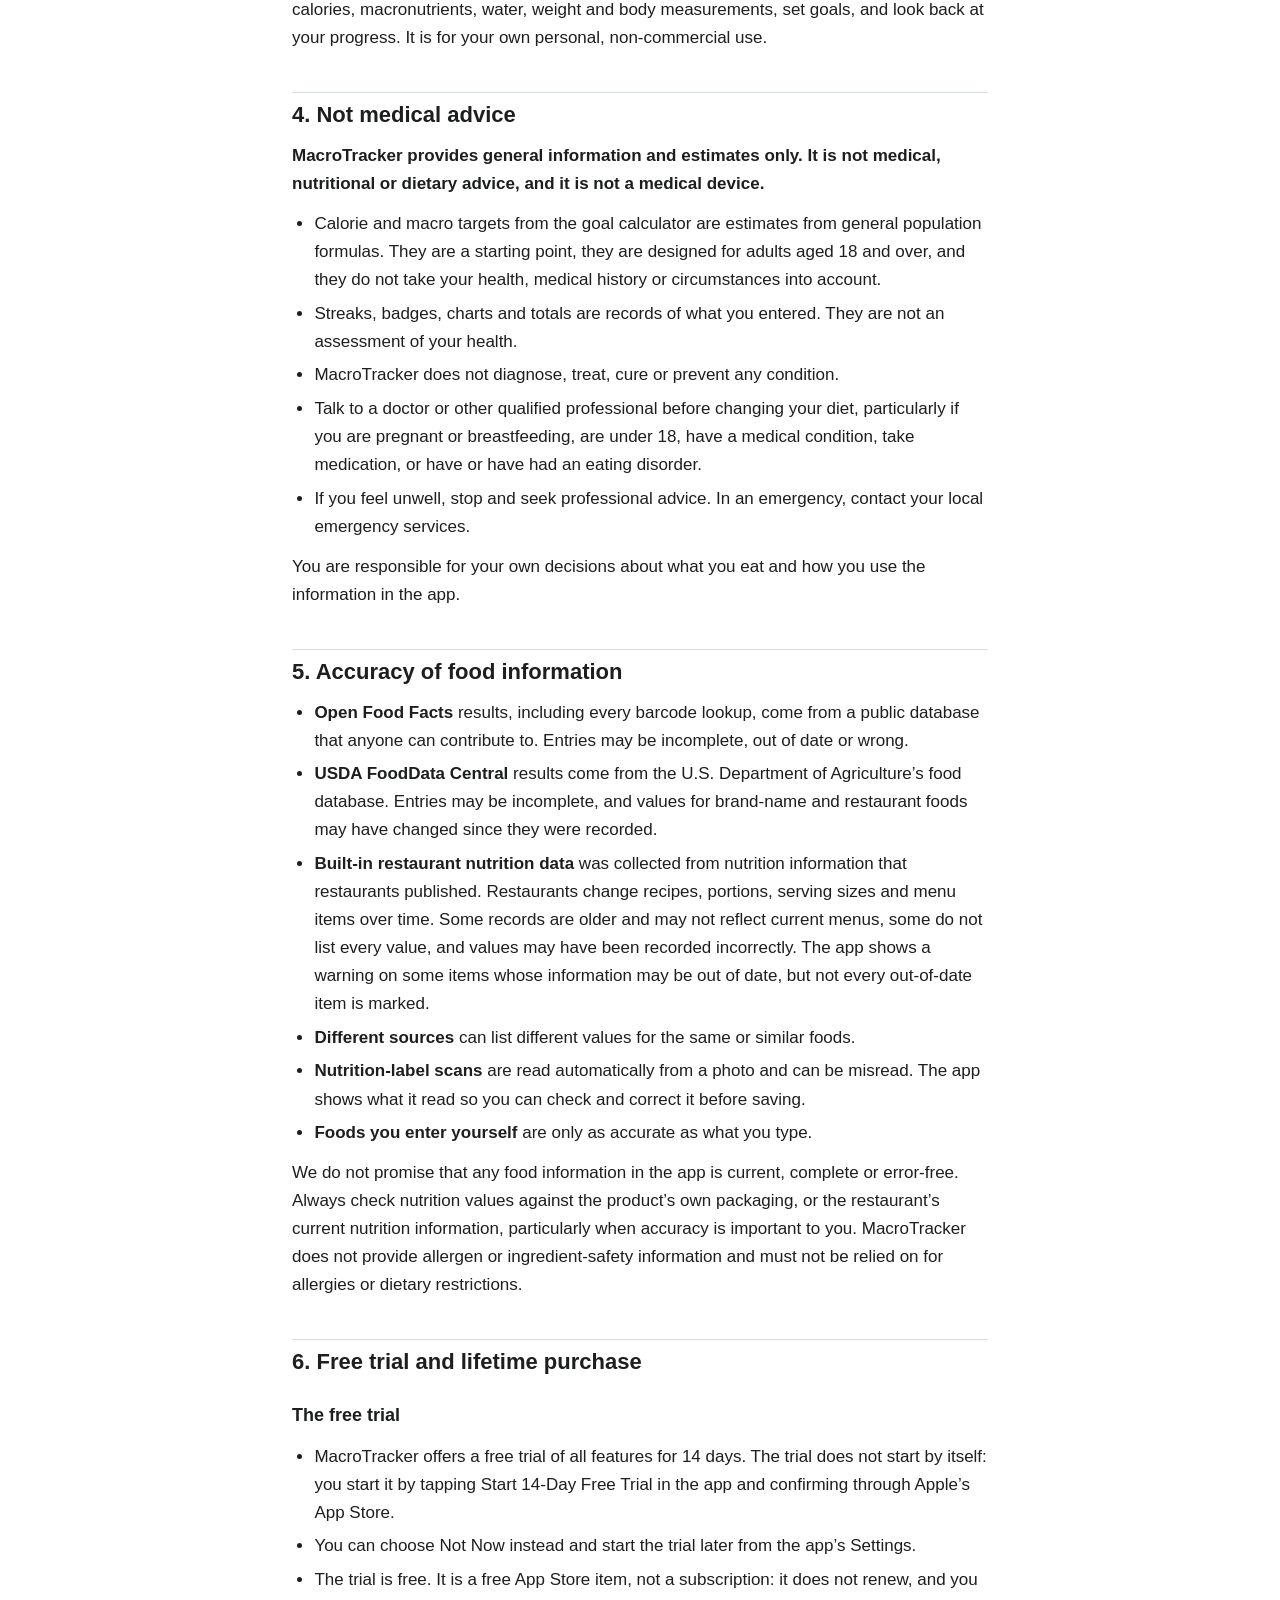
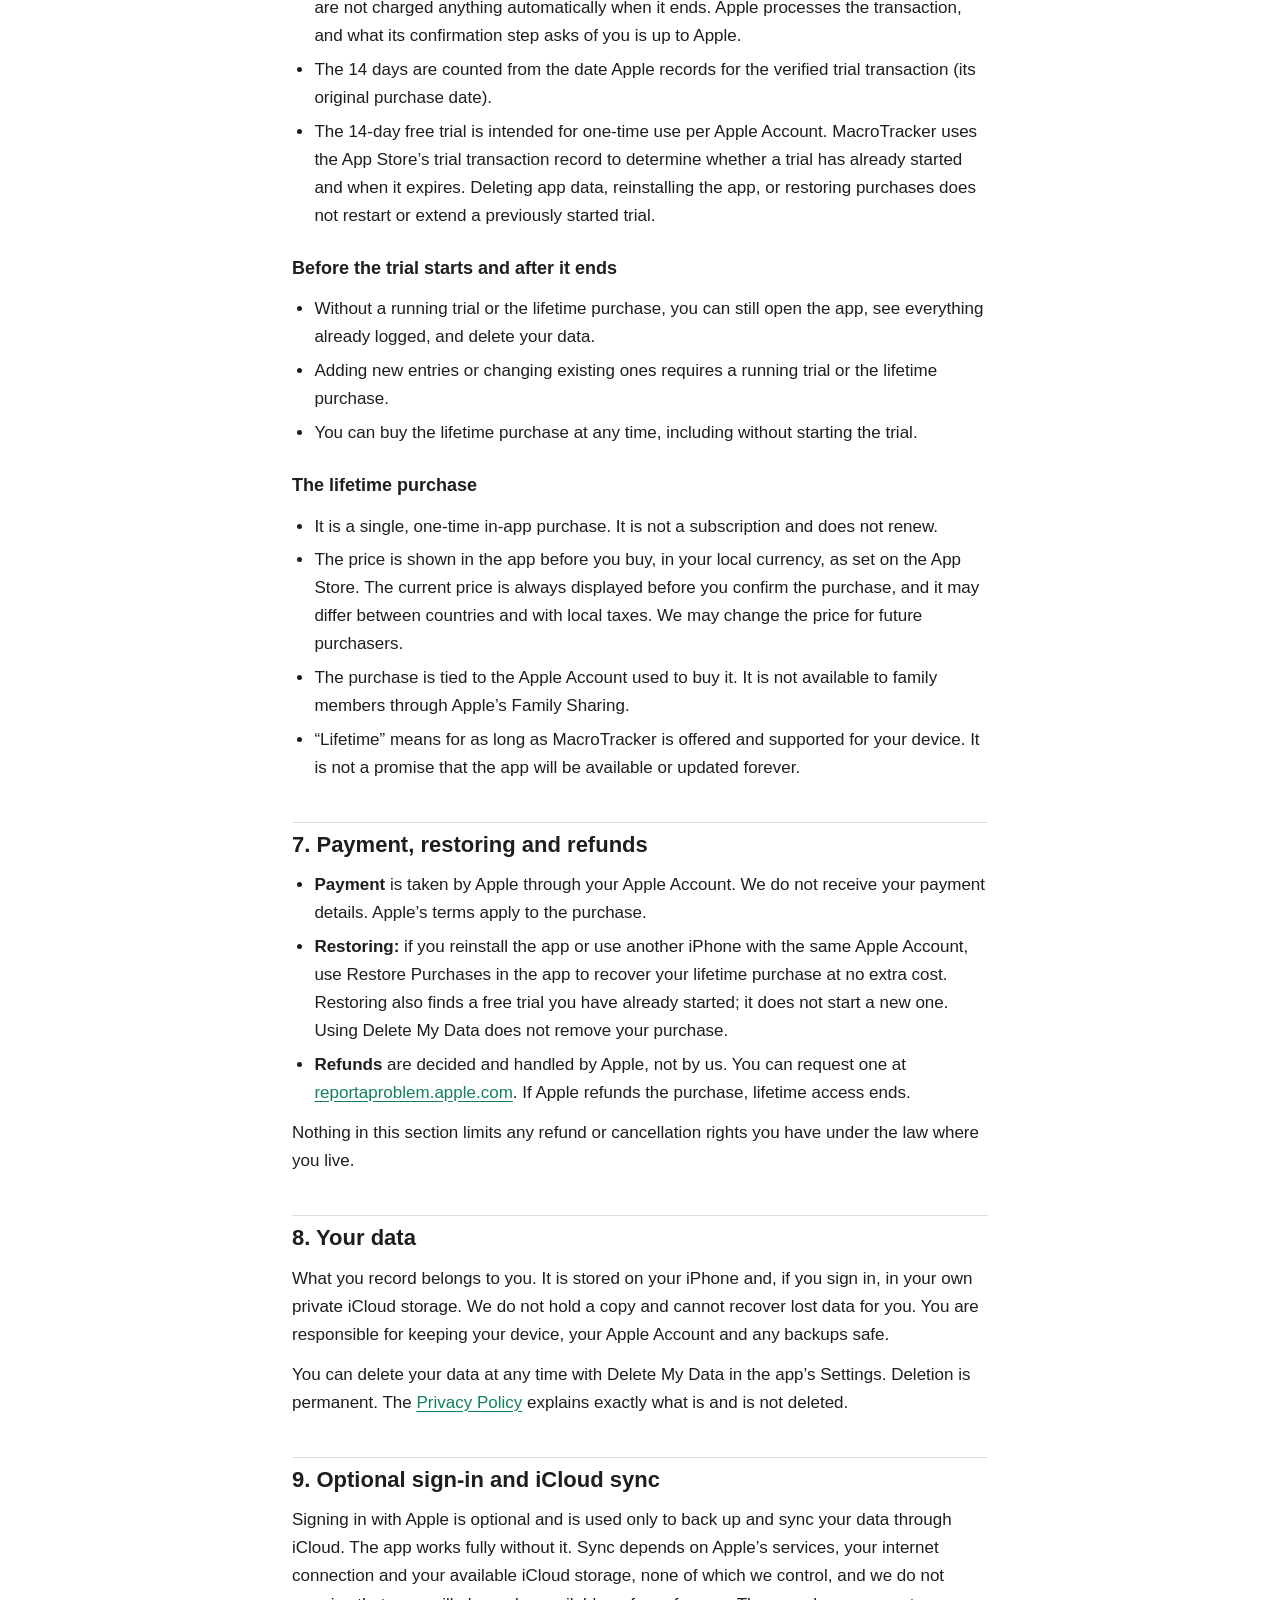
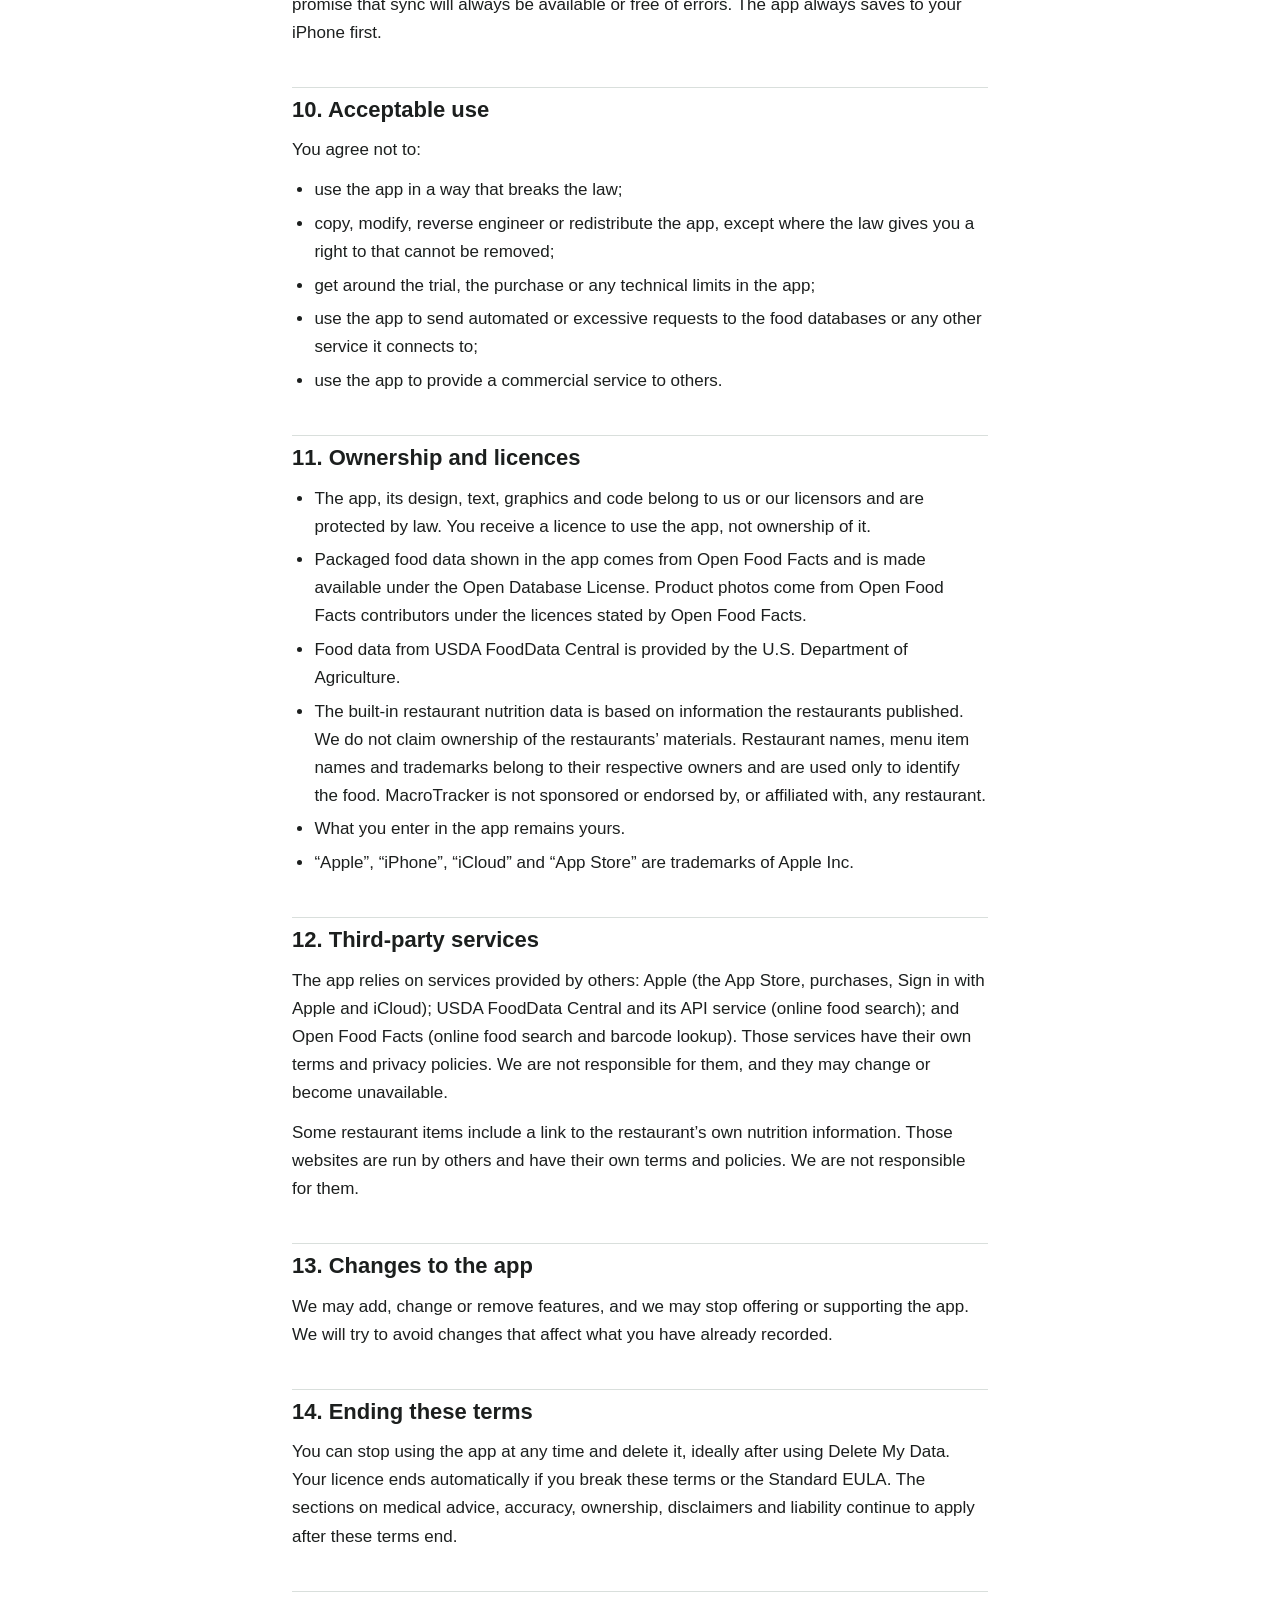
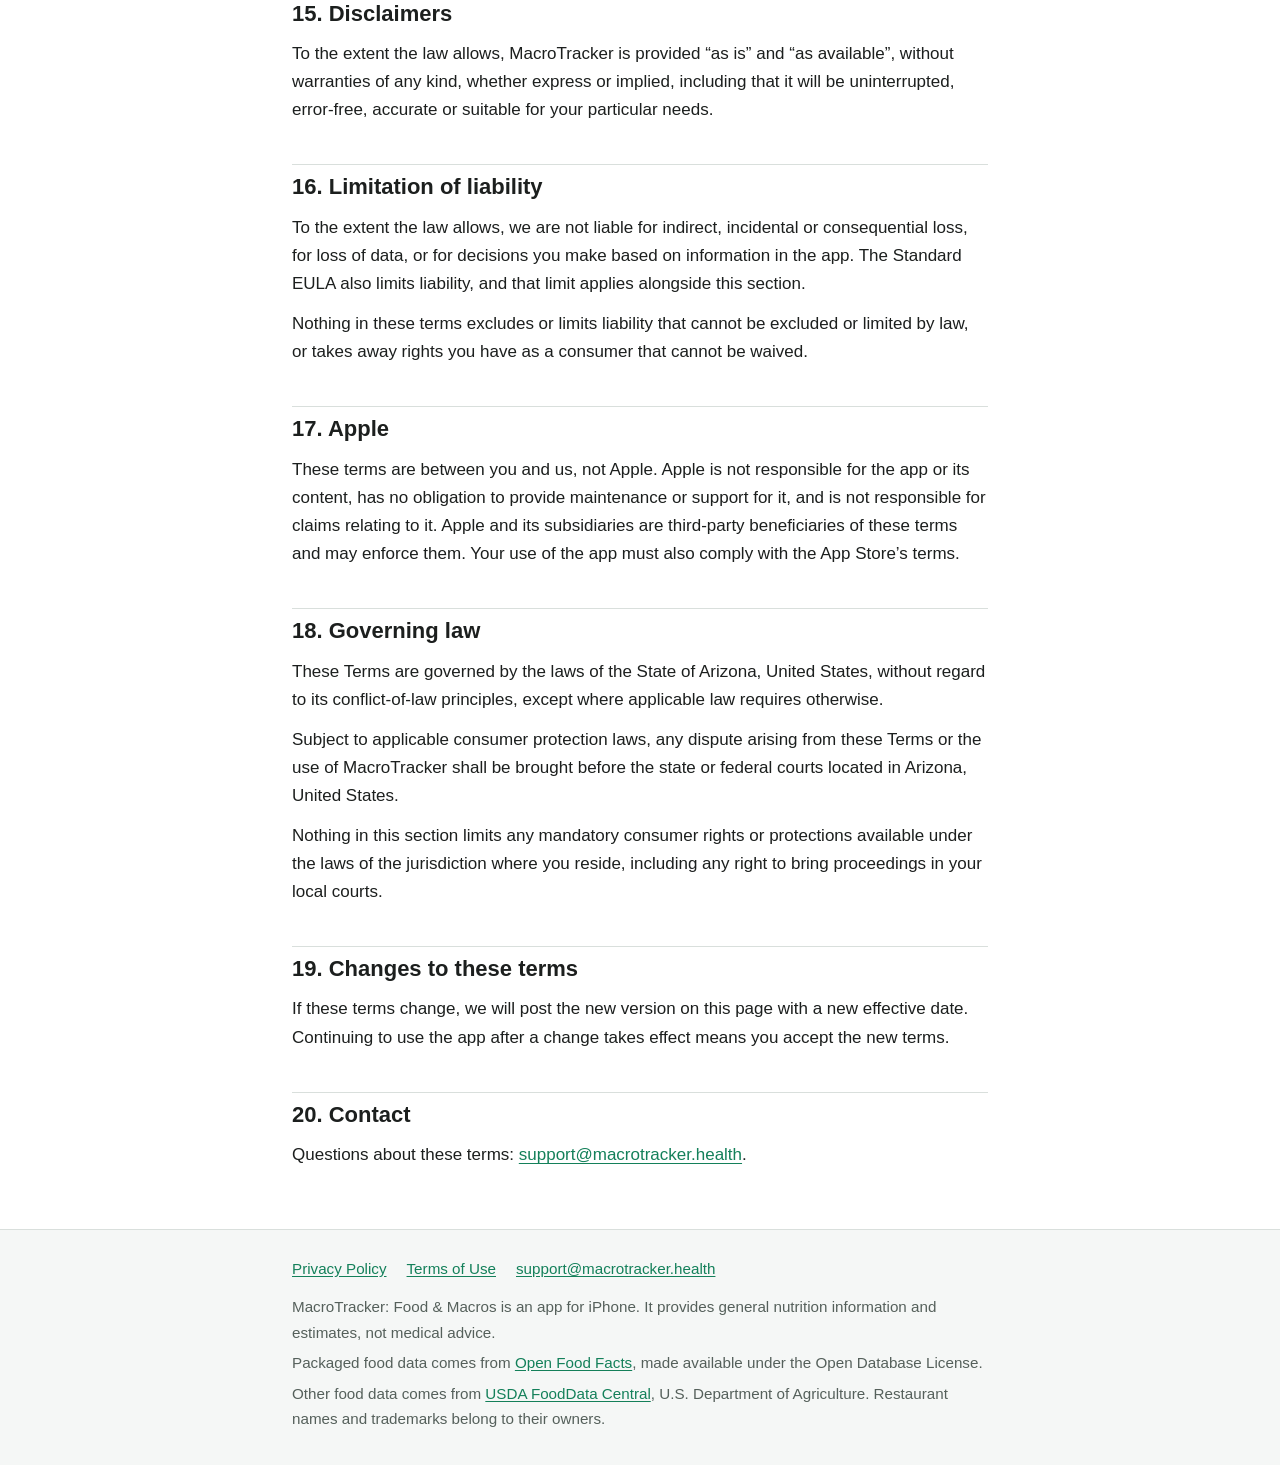
<file: terms.html>
<!DOCTYPE html>
<html lang="en">
<head>
<meta charset="utf-8">
<meta name="viewport" content="width=device-width, initial-scale=1">
<title>Terms of Use | MacroTracker</title>
<meta name="description" content="The terms for using MacroTracker: Food & Macros.">
<link rel="stylesheet" href="assets/site.css">
</head>
<body>
<a class="skip-link" href="#main">Skip to main content</a>
<header class="site-header">
  <div class="wrap">
    <a class="site-name" href="index.html">MacroTracker</a>
    <nav class="site-nav" aria-label="Site">
      <ul>
        <li><a href="index.html">Home</a></li>
        <li><a href="privacy.html">Privacy Policy</a></li>
        <li><a href="terms.html" aria-current="page">Terms of Use</a></li>
        <li><a href="mailto:support@macrotracker.health">Support</a></li>
      </ul>
    </nav>
  </div>
</header>
<main id="main">
<div class="wrap">
<h1>Terms of Use</h1>
<p class="meta" id="effective-date">Effective date: October 22, 2026</p>
<p class="lede">These terms apply to the MacroTracker: Food &amp; Macros app for iPhone (&ldquo;MacroTracker&rdquo;, &ldquo;the app&rdquo;) and to this website.</p>

<section class="summary" aria-labelledby="summary">
<h2 id="summary">In short</h2>
<ul>
  <li>MacroTracker is a personal tool for tracking food, calories, macros, water, weight and measurements.</li>
  <li>It gives general information and estimates. It is not medical advice.</li>
  <li>You can start a free 14-day trial through the App Store. Before the trial is started and after it ends, adding or changing entries needs a one-time lifetime purchase. There is no subscription.</li>
  <li>Apple handles the free trial, payment, restoring purchases and refunds.</li>
  <li>Your data is stored on your iPhone and, if you choose, in your own iCloud. We do not hold a copy.</li>
</ul>
</section>

<nav class="toc" aria-labelledby="contents">
<h2 id="contents">Contents</h2>
<ol>
  <li><a href="#agreement">Agreeing to these terms</a></li>
  <li><a href="#apple-eula">How these terms relate to Apple&rsquo;s</a></li>
  <li><a href="#purpose">What MacroTracker is for</a></li>
  <li><a href="#medical">Not medical advice</a></li>
  <li><a href="#accuracy">Accuracy of food information</a></li>
  <li><a href="#trial">Free trial and lifetime purchase</a></li>
  <li><a href="#billing">Payment, restoring and refunds</a></li>
  <li><a href="#data">Your data</a></li>
  <li><a href="#account">Optional sign-in and iCloud sync</a></li>
  <li><a href="#use">Acceptable use</a></li>
  <li><a href="#ip">Ownership and licences</a></li>
  <li><a href="#third">Third-party services</a></li>
  <li><a href="#changes-app">Changes to the app</a></li>
  <li><a href="#ending">Ending these terms</a></li>
  <li><a href="#warranty">Disclaimers</a></li>
  <li><a href="#liability">Limitation of liability</a></li>
  <li><a href="#apple">Apple</a></li>
  <li><a href="#law">Governing law</a></li>
  <li><a href="#changes">Changes to these terms</a></li>
  <li><a href="#contact">Contact</a></li>
</ol>
</nav>

<h2 id="agreement">1. Agreeing to these terms</h2>
<p>MacroTracker is provided by James Hornsby, an individual developer (&ldquo;we&rdquo;, &ldquo;us&rdquo;). By downloading or using the app you agree to these terms. If you do not agree, please do not use the app. Our <a href="privacy.html">Privacy Policy</a> explains how the app handles information and is part of how you should understand these terms.</p>

<h2 id="apple-eula">2. How these terms relate to Apple&rsquo;s</h2>
<p>Your licence to use the app is granted under Apple&rsquo;s <a href="https://www.apple.com/legal/internet-services/itunes/dev/stdeula/">Licensed Application End User License Agreement</a> (the &ldquo;Standard EULA&rdquo;). These terms do not replace the Standard EULA. They add to it and explain how MacroTracker works. If these terms and the Standard EULA conflict about your licence to use the app, the Standard EULA applies.</p>

<h2 id="purpose">3. What MacroTracker is for</h2>
<p>MacroTracker is a personal nutrition and wellness tracking tool. It lets you record food, calories, macronutrients, water, weight and body measurements, set goals, and look back at your progress. It is for your own personal, non-commercial use.</p>

<h2 id="medical">4. Not medical advice</h2>
<p><strong>MacroTracker provides general information and estimates only. It is not medical, nutritional or dietary advice, and it is not a medical device.</strong></p>
<ul>
  <li>Calorie and macro targets from the goal calculator are estimates from general population formulas. They are a starting point, they are designed for adults aged 18 and over, and they do not take your health, medical history or circumstances into account.</li>
  <li>Streaks, badges, charts and totals are records of what you entered. They are not an assessment of your health.</li>
  <li>MacroTracker does not diagnose, treat, cure or prevent any condition.</li>
  <li>Talk to a doctor or other qualified professional before changing your diet, particularly if you are pregnant or breastfeeding, are under 18, have a medical condition, take medication, or have or have had an eating disorder.</li>
  <li>If you feel unwell, stop and seek professional advice. In an emergency, contact your local emergency services.</li>
</ul>
<p>You are responsible for your own decisions about what you eat and how you use the information in the app.</p>

<h2 id="accuracy">5. Accuracy of food information</h2>
<ul>
  <li><strong>Open Food Facts</strong> results, including every barcode lookup, come from a public database that anyone can contribute to. Entries may be incomplete, out of date or wrong.</li>
  <li><strong>USDA FoodData Central</strong> results come from the U.S. Department of Agriculture&rsquo;s food database. Entries may be incomplete, and values for brand-name and restaurant foods may have changed since they were recorded.</li>
  <li><strong>Built-in restaurant nutrition data</strong> was collected from nutrition information that restaurants published. Restaurants change recipes, portions, serving sizes and menu items over time. Some records are older and may not reflect current menus, some do not list every value, and values may have been recorded incorrectly. The app shows a warning on some items whose information may be out of date, but not every out-of-date item is marked.</li>
  <li><strong>Different sources</strong> can list different values for the same or similar foods.</li>
  <li><strong>Nutrition-label scans</strong> are read automatically from a photo and can be misread. The app shows what it read so you can check and correct it before saving.</li>
  <li><strong>Foods you enter yourself</strong> are only as accurate as what you type.</li>
</ul>
<p>We do not promise that any food information in the app is current, complete or error-free. Always check nutrition values against the product&rsquo;s own packaging, or the restaurant&rsquo;s current nutrition information, particularly when accuracy is important to you. MacroTracker does not provide allergen or ingredient-safety information and must not be relied on for allergies or dietary restrictions.</p>

<h2 id="trial">6. Free trial and lifetime purchase</h2>
<h3>The free trial</h3>
<ul>
  <li>MacroTracker offers a free trial of all features for 14 days. The trial does not start by itself: you start it by tapping Start 14-Day Free Trial in the app and confirming through Apple&rsquo;s App Store.</li>
  <li>You can choose Not Now instead and start the trial later from the app&rsquo;s Settings.</li>
  <li>The trial is free. It is a free App Store item, not a subscription: it does not renew, and you are not charged anything automatically when it ends. Apple processes the transaction, and what its confirmation step asks of you is up to Apple.</li>
  <li>The 14 days are counted from the date Apple records for the verified trial transaction (its original purchase date).</li>
  <li id="trial-once">The 14-day free trial is intended for one-time use per Apple Account. MacroTracker uses the App Store&rsquo;s trial transaction record to determine whether a trial has already started and when it expires. Deleting app data, reinstalling the app, or restoring purchases does not restart or extend a previously started trial.</li>
</ul>
<h3>Before the trial starts and after it ends</h3>
<ul>
  <li>Without a running trial or the lifetime purchase, you can still open the app, see everything already logged, and delete your data.</li>
  <li>Adding new entries or changing existing ones requires a running trial or the lifetime purchase.</li>
  <li>You can buy the lifetime purchase at any time, including without starting the trial.</li>
</ul>
<h3>The lifetime purchase</h3>
<ul>
  <li>It is a single, one-time in-app purchase. It is not a subscription and does not renew.</li>
  <li>The price is shown in the app before you buy, in your local currency, as set on the App Store. The current price is always displayed before you confirm the purchase, and it may differ between countries and with local taxes. We may change the price for future purchasers.</li>
  <li id="family-sharing">The purchase is tied to the Apple Account used to buy it. It is not available to family members through Apple&rsquo;s Family Sharing.</li>
  <li>&ldquo;Lifetime&rdquo; means for as long as MacroTracker is offered and supported for your device. It is not a promise that the app will be available or updated forever.</li>
</ul>

<h2 id="billing">7. Payment, restoring and refunds</h2>
<ul>
  <li><strong>Payment</strong> is taken by Apple through your Apple Account. We do not receive your payment details. Apple&rsquo;s terms apply to the purchase.</li>
  <li><strong>Restoring:</strong> if you reinstall the app or use another iPhone with the same Apple Account, use Restore Purchases in the app to recover your lifetime purchase at no extra cost. Restoring also finds a free trial you have already started; it does not start a new one. Using Delete My Data does not remove your purchase.</li>
  <li><strong>Refunds</strong> are decided and handled by Apple, not by us. You can request one at <a href="https://reportaproblem.apple.com">reportaproblem.apple.com</a>. If Apple refunds the purchase, lifetime access ends.</li>
</ul>
<p>Nothing in this section limits any refund or cancellation rights you have under the law where you live.</p>

<h2 id="data">8. Your data</h2>
<p>What you record belongs to you. It is stored on your iPhone and, if you sign in, in your own private iCloud storage. We do not hold a copy and cannot recover lost data for you. You are responsible for keeping your device, your Apple Account and any backups safe.</p>
<p>You can delete your data at any time with Delete My Data in the app&rsquo;s Settings. Deletion is permanent. The <a href="privacy.html#delete">Privacy Policy</a> explains exactly what is and is not deleted.</p>

<h2 id="account">9. Optional sign-in and iCloud sync</h2>
<p>Signing in with Apple is optional and is used only to back up and sync your data through iCloud. The app works fully without it. Sync depends on Apple&rsquo;s services, your internet connection and your available iCloud storage, none of which we control, and we do not promise that sync will always be available or free of errors. The app always saves to your iPhone first.</p>

<h2 id="use">10. Acceptable use</h2>
<p>You agree not to:</p>
<ul>
  <li>use the app in a way that breaks the law;</li>
  <li>copy, modify, reverse engineer or redistribute the app, except where the law gives you a right to that cannot be removed;</li>
  <li>get around the trial, the purchase or any technical limits in the app;</li>
  <li>use the app to send automated or excessive requests to the food databases or any other service it connects to;</li>
  <li>use the app to provide a commercial service to others.</li>
</ul>

<h2 id="ip">11. Ownership and licences</h2>
<ul>
  <li>The app, its design, text, graphics and code belong to us or our licensors and are protected by law. You receive a licence to use the app, not ownership of it.</li>
  <li>Packaged food data shown in the app comes from Open Food Facts and is made available under the Open Database License. Product photos come from Open Food Facts contributors under the licences stated by Open Food Facts.</li>
  <li>Food data from USDA FoodData Central is provided by the U.S. Department of Agriculture.</li>
  <li>The built-in restaurant nutrition data is based on information the restaurants published. We do not claim ownership of the restaurants&rsquo; materials. Restaurant names, menu item names and trademarks belong to their respective owners and are used only to identify the food. MacroTracker is not sponsored or endorsed by, or affiliated with, any restaurant.</li>
  <li>What you enter in the app remains yours.</li>
  <li>&ldquo;Apple&rdquo;, &ldquo;iPhone&rdquo;, &ldquo;iCloud&rdquo; and &ldquo;App Store&rdquo; are trademarks of Apple Inc.</li>
</ul>

<h2 id="third">12. Third-party services</h2>
<p>The app relies on services provided by others: Apple (the App Store, purchases, Sign in with Apple and iCloud); USDA FoodData Central and its API service (online food search); and Open Food Facts (online food search and barcode lookup). Those services have their own terms and privacy policies. We are not responsible for them, and they may change or become unavailable.</p>
<p>Some restaurant items include a link to the restaurant&rsquo;s own nutrition information. Those websites are run by others and have their own terms and policies. We are not responsible for them.</p>

<h2 id="changes-app">13. Changes to the app</h2>
<p>We may add, change or remove features, and we may stop offering or supporting the app. We will try to avoid changes that affect what you have already recorded.</p>

<h2 id="ending">14. Ending these terms</h2>
<p>You can stop using the app at any time and delete it, ideally after using Delete My Data. Your licence ends automatically if you break these terms or the Standard EULA. The sections on medical advice, accuracy, ownership, disclaimers and liability continue to apply after these terms end.</p>

<h2 id="warranty">15. Disclaimers</h2>
<p>To the extent the law allows, MacroTracker is provided &ldquo;as is&rdquo; and &ldquo;as available&rdquo;, without warranties of any kind, whether express or implied, including that it will be uninterrupted, error-free, accurate or suitable for your particular needs.</p>

<h2 id="liability">16. Limitation of liability</h2>
<p>To the extent the law allows, we are not liable for indirect, incidental or consequential loss, for loss of data, or for decisions you make based on information in the app. The Standard EULA also limits liability, and that limit applies alongside this section.</p>
<p>Nothing in these terms excludes or limits liability that cannot be excluded or limited by law, or takes away rights you have as a consumer that cannot be waived.</p>

<h2 id="apple">17. Apple</h2>
<p>These terms are between you and us, not Apple. Apple is not responsible for the app or its content, has no obligation to provide maintenance or support for it, and is not responsible for claims relating to it. Apple and its subsidiaries are third-party beneficiaries of these terms and may enforce them. Your use of the app must also comply with the App Store&rsquo;s terms.</p>

<h2 id="law">18. Governing law</h2>
<p>These Terms are governed by the laws of the State of Arizona, United States, without regard to its conflict-of-law principles, except where applicable law requires otherwise.</p>
<p>Subject to applicable consumer protection laws, any dispute arising from these Terms or the use of MacroTracker shall be brought before the state or federal courts located in Arizona, United States.</p>
<p>Nothing in this section limits any mandatory consumer rights or protections available under the laws of the jurisdiction where you reside, including any right to bring proceedings in your local courts.</p>

<h2 id="changes">19. Changes to these terms</h2>
<p>If these terms change, we will post the new version on this page with a new effective date. Continuing to use the app after a change takes effect means you accept the new terms.</p>

<h2 id="contact">20. Contact</h2>
<p>Questions about these terms: <a href="mailto:support@macrotracker.health">support@macrotracker.health</a>.</p>

</div>
</main>
<footer class="site-footer">
  <div class="wrap">
    <nav aria-label="Footer">
      <ul>
        <li><a href="privacy.html">Privacy Policy</a></li>
        <li><a href="terms.html">Terms of Use</a></li>
        <li><a href="mailto:support@macrotracker.health">support@macrotracker.health</a></li>
      </ul>
    </nav>
    <p>MacroTracker: Food &amp; Macros is an app for iPhone. It provides general nutrition information and estimates, not medical advice.</p>
    <p>Packaged food data comes from <a href="https://world.openfoodfacts.org">Open Food Facts</a>, made available under the Open Database License.</p>
    <p>Other food data comes from <a href="https://fdc.nal.usda.gov">USDA FoodData Central</a>, U.S. Department of Agriculture. Restaurant names and trademarks belong to their owners.</p>
  </div>
</footer>
</body>
</html>
</file>
<file: assets/site.css>
/* MacroTracker website. One small stylesheet, no scripts, no web fonts. */
:root {
  --accent: #14805a;          /* the app's green, darkened for text contrast */
  --accent-soft: #e6f4ee;
  --text: #1c1f1e;
  --muted: #55605b;
  --line: #d9dfdc;
  --page: #ffffff;
  --band: #f5f7f6;
  --notice-bg: #fff6e0;
  --notice-line: #e0b94a;
}
@media (prefers-color-scheme: dark) {
  :root {
    --accent: #45d199;
    --accent-soft: #15302a;
    --text: #eef1ef;
    --muted: #a9b3ae;
    --line: #2f3835;
    --page: #121514;
    --band: #1a1f1d;
    --notice-bg: #33290d;
    --notice-line: #8a6d1c;
  }
}
* { box-sizing: border-box; }
html { -webkit-text-size-adjust: 100%; text-size-adjust: 100%; }
body {
  margin: 0;
  background: var(--page);
  color: var(--text);
  font: 1.0625rem/1.65 -apple-system, BlinkMacSystemFont, "Segoe UI", Roboto, Helvetica, Arial, sans-serif;
}
a { color: var(--accent); text-underline-offset: 0.15em; }
a:hover { text-decoration-thickness: 2px; }
a:focus-visible, summary:focus-visible { outline: 3px solid var(--accent); outline-offset: 3px; border-radius: 4px; }
.skip-link { position: absolute; left: -999px; top: 0; background: var(--page); padding: 0.75rem 1rem; z-index: 10; }
.skip-link:focus { left: 0.5rem; top: 0.5rem; }
.wrap { max-width: 46rem; margin: 0 auto; padding: 0 1.25rem; }

.site-header { border-bottom: 1px solid var(--line); background: var(--band); }
.site-header .wrap { display: flex; flex-wrap: wrap; align-items: center; justify-content: space-between; gap: 0.25rem 1.5rem; padding-top: 0.9rem; padding-bottom: 0.9rem; }
.site-name { font-weight: 700; font-size: 1.125rem; color: var(--text); text-decoration: none; }
.site-nav ul { display: flex; flex-wrap: wrap; gap: 0.25rem 1.25rem; list-style: none; margin: 0; padding: 0; }
.site-nav a { display: inline-block; padding: 0.4rem 0; }
.site-nav a[aria-current="page"] { color: var(--text); font-weight: 600; text-decoration: none; }

main { padding: 2.25rem 0 3rem; }
h1 { font-size: clamp(1.75rem, 5vw, 2.25rem); line-height: 1.2; margin: 0 0 0.5rem; }
h2 { font-size: 1.375rem; line-height: 1.3; margin: 2.5rem 0 0.5rem; padding-top: 0.5rem; border-top: 1px solid var(--line); }
h3 { font-size: 1.125rem; margin: 1.5rem 0 0.25rem; }
p, ul, ol { margin: 0.75rem 0; }
ul, ol { padding-left: 1.4rem; }
li { margin: 0.35rem 0; }
.lede { font-size: 1.15rem; color: var(--muted); }
.meta { color: var(--muted); font-size: 0.95rem; }
.summary { background: var(--accent-soft); border-radius: 12px; padding: 0.25rem 1.25rem 0.5rem; margin: 1.5rem 0; }
.summary h2 { border: 0; margin-top: 1rem; padding-top: 0; font-size: 1.125rem; }
.notice { background: var(--notice-bg); border: 1px solid var(--notice-line); border-radius: 12px; padding: 0.75rem 1.25rem; margin: 1.25rem 0; }
.notice p { margin: 0.25rem 0; }
.toc { border: 1px solid var(--line); border-radius: 12px; padding: 0.75rem 1.25rem; margin: 1.5rem 0; }
.toc h2 { border: 0; margin: 0.25rem 0; padding: 0; font-size: 1rem; }
.toc ol { columns: 2; column-gap: 2rem; margin: 0.5rem 0; }
@media (max-width: 34rem) { .toc ol { columns: 1; } }
.callout { border-left: 4px solid var(--accent); padding: 0.1rem 0 0.1rem 1rem; margin: 1rem 0; }
table { border-collapse: collapse; width: 100%; margin: 1rem 0; font-size: 0.98rem; }
th, td { text-align: left; vertical-align: top; padding: 0.55rem 0.75rem; border: 1px solid var(--line); }
th { background: var(--band); }
.table-scroll { overflow-x: auto; }
.home-links { list-style: none; padding: 0; display: grid; gap: 0.75rem; grid-template-columns: repeat(auto-fit, minmax(13rem, 1fr)); margin: 1.5rem 0; }
.home-links a { display: block; border: 1px solid var(--line); border-radius: 12px; padding: 1rem 1.1rem; text-decoration: none; }
.home-links a strong { display: block; color: var(--text); }
.home-links a span { color: var(--muted); font-size: 0.95rem; }

.site-footer { border-top: 1px solid var(--line); background: var(--band); color: var(--muted); font-size: 0.95rem; }
.site-footer .wrap { padding-top: 1.25rem; padding-bottom: 1.75rem; }
.site-footer ul { display: flex; flex-wrap: wrap; gap: 0.25rem 1.25rem; list-style: none; margin: 0 0 0.5rem; padding: 0; }
.site-footer p { margin: 0.35rem 0; }
@media print { .site-header, .site-footer, .skip-link, .toc { display: none; } body { font-size: 11pt; } a { color: inherit; } }

/* Items that must be completed before publication. */
mark.todo { background: var(--notice-bg); color: inherit; border: 1px dashed var(--notice-line); border-radius: 4px; padding: 0 0.25em; font-weight: 600; }
.notice ul { margin: 0.25rem 0 0.25rem 1.25rem; padding: 0; }
</file>
